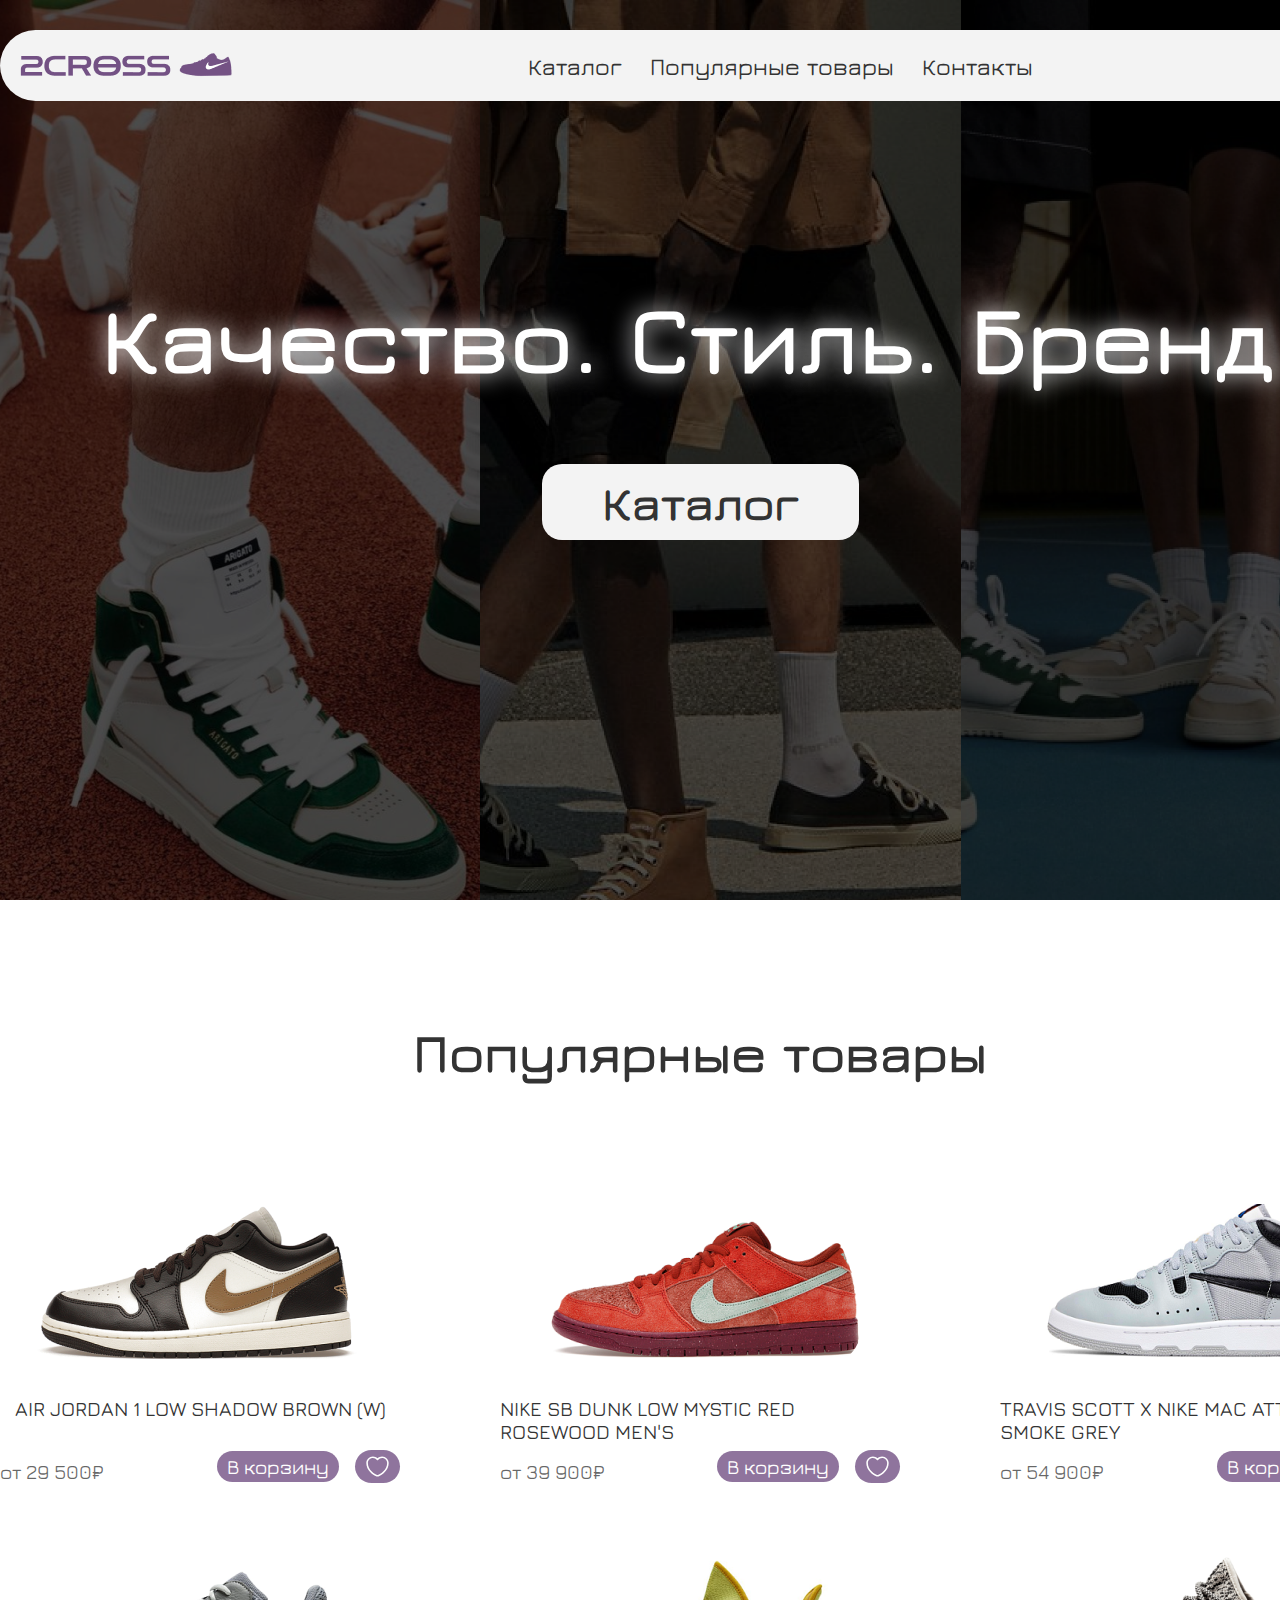
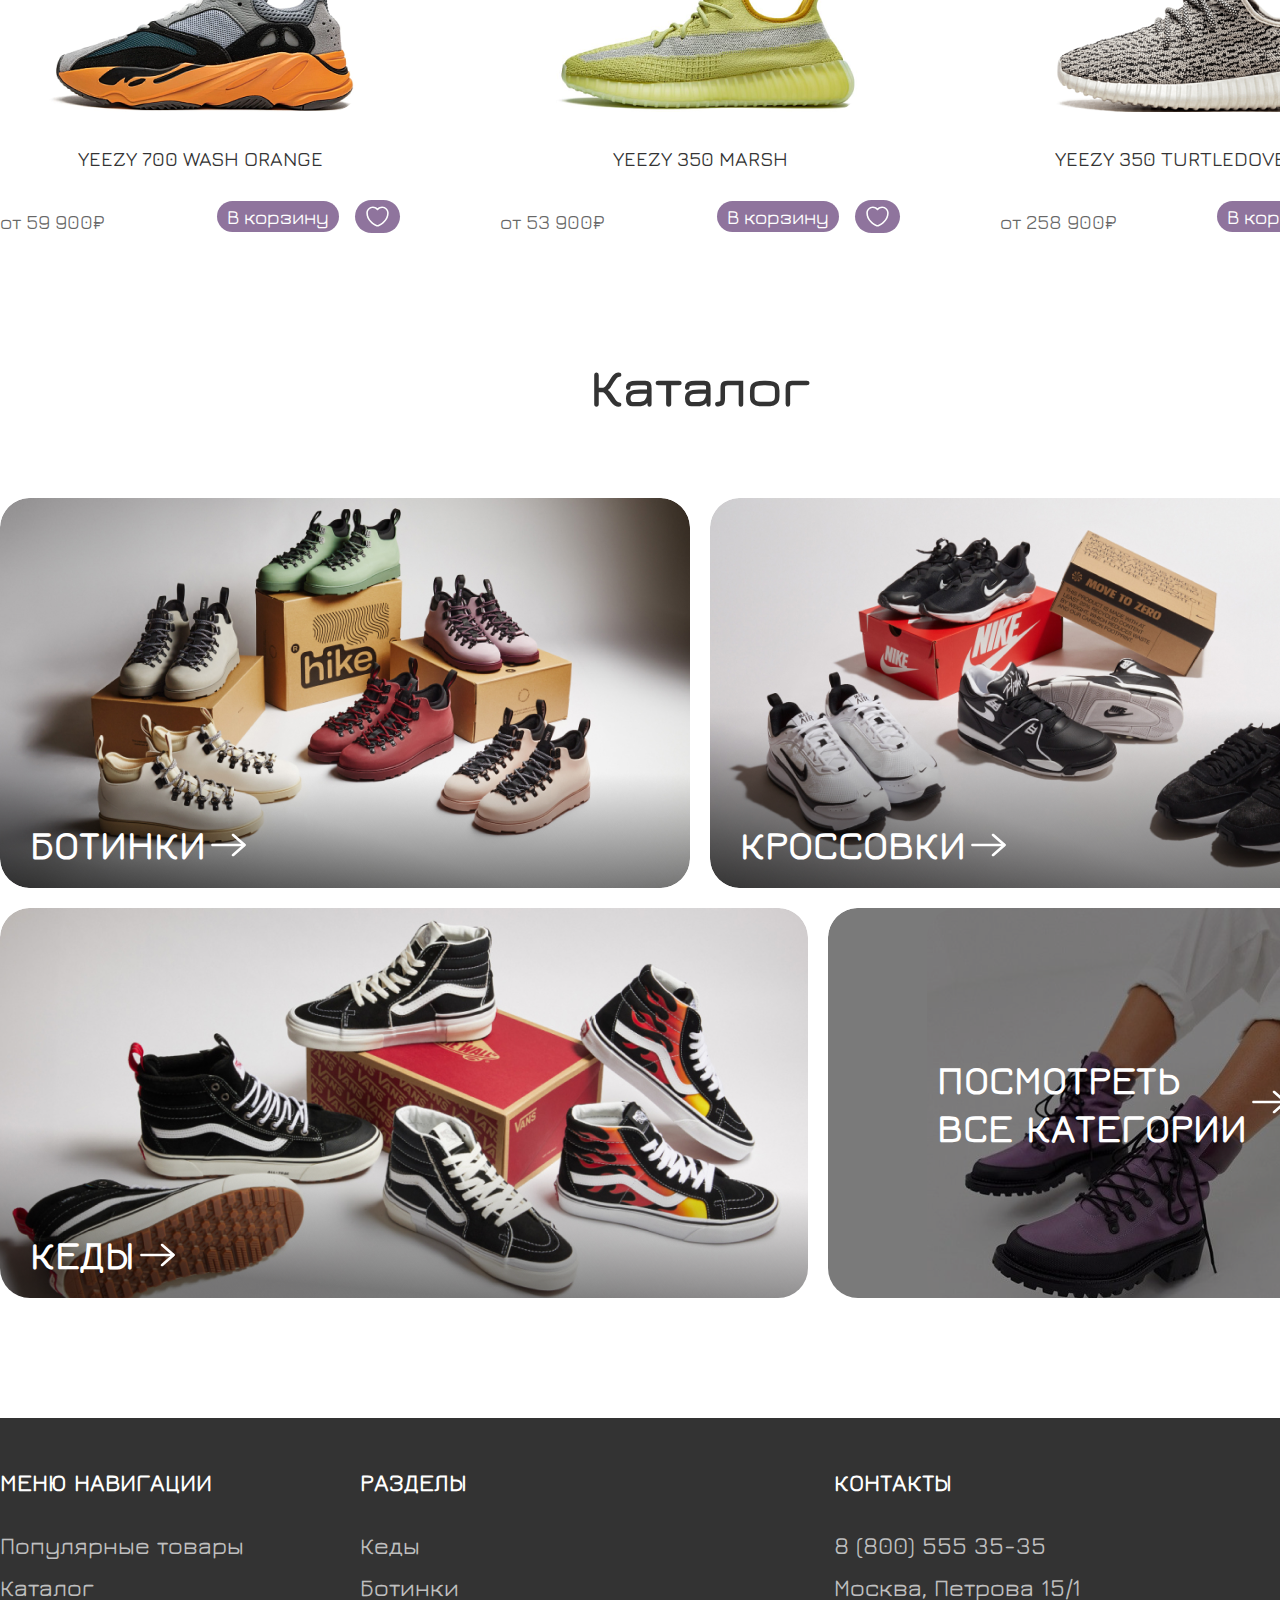
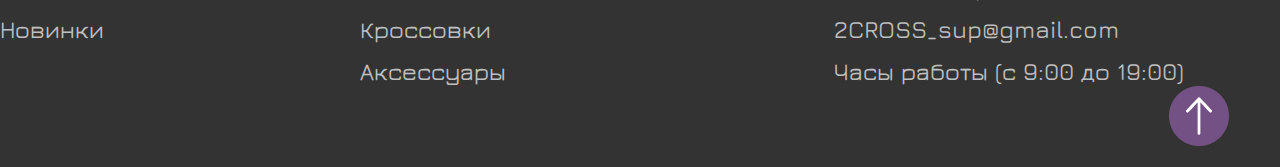
<file: index.html>
<!DOCTYPE html>
<html lang="ru">

<head>
    <meta charset="UTF-8">
    <meta http-equiv="X-UA-Compatible" content="IE=edge">
    <meta name="viewport" content="width=device-width, initial-scale=1.0">
    <title>Главная</title>
    <link rel="stylesheet" href="assets/css/style.css">
    <link rel="shortcut icon" href="assets/logo/favicon.png" type="image/x-icon">
</head>

<body>
    <!-- header-banner -->
    <div class="header-banner">
        <header class="section">
            <div class="header-block">
                <div class="logo">
                    <a href="index.html">
                        <img src="assets/img/glav/header/logo.png" alt="">
                    </a>
                </div>

                <nav>
                    <a href="katalog.html"> Каталог</a>
                    <a href="#pop"> Популярные товары</a>
                    <a href="#cont"> Контакты</a>
                </nav>

                <div class="korz-like">
                    <a href="odin.html">
                        <img src="assets/img/glav/header/shopping-cart.svg" alt="">
                    </a>
                    <a href="#!">
                        <img src="assets/img/glav/header/heart.svg" alt="">
                    </a>
                </div>
            </div>
        </header>

        <div class="banner section">
            <h1>Качество. Стиль. Бренд.</h1>
            <div class="btn-banner">
                <a href="#kat">Каталог</a>
            </div>
        </div>
    </div>
    <!-- header-banner -->

    <!-- popular -->
    <div class="pop section" id="pop">
        <h2>Популярные товары</h2>

        <div class="pop-cards">
            <div class="ked-card">
                <div class="ked-img">
                    <div class="ked-img-abs">
                        <img src="assets/img/glav/pop/ked1.png" alt="">
                        <p class="ked-raz">37, 38, 39, 40, 41, 42, 43</p>
                    </div>
                </div>

                <div class="ked-text">
                    <h3>Air Jordan 1 Low Shadow Brown (W)</h3>
                    <div class="price">
                        <p class="ked-price">от 29 500₽</p>
                        <div class="inkorz-like">
                            <a href="katalogmodal.html" class="ked-korz">В корзину</a>
                            <a href="#!" class="ked-like">
                                <img src="assets/img/glav/pop/heart-white.svg" alt="">
                            </a>
                        </div>
                    </div>
                </div>
            </div>

            <div class="ked-card">
                <div class="ked-img">
                    <div class="ked-img-abs">
                        <img src="assets/img/glav/pop/ked2.png" alt="">
                        <p class="ked-raz">37, 38, 39, 40, 41, 42, 43</p>
                    </div>
                </div>

                <div class="ked-text">
                    <h3>Nike SB Dunk Low Mystic Red Rosewood Men's</h3>
                    <div class="price">
                        <p class="ked-price">от 39 900₽</p>
                        <div class="inkorz-like">
                            <a href="katalogmodal.html" class="ked-korz">В корзину</a>
                            <a href="#!" class="ked-like">
                                <img src="assets/img/glav/pop/heart-white.svg" alt="">
                            </a>
                        </div>
                    </div>
                </div>
            </div>

            <div class="ked-card">
                <div class="ked-img">
                    <div class="ked-img-abs">
                        <img src="assets/img/glav/pop/ked3.png" alt="">
                        <p class="ked-raz">37, 38, 39, 40, 41, 42, 43</p>
                    </div>
                </div>

                <div class="ked-text">
                    <h3>Travis Scott x Nike Mac Attack Light Smoke Grey</h3>
                    <div class="price">
                        <p class="ked-price">от 54 900₽</p>
                        <div class="inkorz-like">
                            <a href="katalogmodal.html" class="ked-korz">В корзину</a>
                            <a href="#!" class="ked-like">
                                <img src="assets/img/glav/pop/heart-white.svg" alt="">
                            </a>
                        </div>
                    </div>
                </div>
            </div>

            <div class="ked-card">
                <div class="ked-img">
                    <div class="ked-img-abs">
                        <img src="assets/img/glav/pop/ked4.png" alt="">
                        <p class="ked-raz">37, 38, 39, 40, 41, 42, 43</p>
                    </div>
                </div>

                <div class="ked-text">
                    <h3>Yeezy 700 Wash Orange</h3>
                    <div class="price">
                        <p class="ked-price">от 59 900₽</p>
                        <div class="inkorz-like">
                            <a href="katalogmodal.html" class="ked-korz">В корзину</a>
                            <a href="#!" class="ked-like">
                                <img src="assets/img/glav/pop/heart-white.svg" alt="">
                            </a>
                        </div>
                    </div>
                </div>
            </div>

            <div class="ked-card">
                <div class="ked-img">
                    <div class="ked-img-abs">
                        <img src="assets/img/glav/pop/ked5.png" alt="">
                        <p class="ked-raz">37, 38, 39, 40, 41, 42, 43</p>
                    </div>
                </div>

                <div class="ked-text">
                    <h3>Yeezy 350 marsh</h3>
                    <div class="price">
                        <p class="ked-price">от 53 900₽</p>
                        <div class="inkorz-like">
                            <a href="katalogmodal.html" class="ked-korz">В корзину</a>
                            <a href="#!" class="ked-like">
                                <img src="assets/img/glav/pop/heart-white.svg" alt="">
                            </a>
                        </div>
                    </div>
                </div>
            </div>

            <div class="ked-card">
                <div class="ked-img">
                    <div class="ked-img-abs">
                        <img src="assets/img/glav/pop/ked6.png" alt="">
                        <p class="ked-raz">37, 38, 39, 40, 41, 42, 43</p>
                    </div>
                </div>

                <div class="ked-text">
                    <h3>Yeezy 350 Turtledove (2015)</h3>
                    <div class="price">
                        <p class="ked-price">от 258 900₽</p>
                        <div class="inkorz-like">
                            <a href="katalogmodal.html" class="ked-korz">В корзину</a>
                            <a href="#!" class="ked-like">
                                <img src="assets/img/glav/pop/heart-white.svg" alt="">
                            </a>
                        </div>
                    </div>
                </div>
            </div>
        </div>
    </div>
    <!-- popular -->

    <!-- katalog -->
    <div class="kat section" id="kat">
        <h2>Каталог</h2>

        <div class="kat-cards">
            <div class="kat-card">
                <div class="kat-img1">
                    <p>Ботинки</p>
                    <div class="arrow">
                        <img src="assets/img/glav/katalog/arrow-right.svg" alt="">
                    </div>
                </div>
            </div>

            <div class="kat-card">
                <div class="kat-img2">
                    <p>Кроссовки</p>
                    <div class="arrow">
                        <img src="assets/img/glav/katalog/arrow-right.svg" alt="">
                    </div>
                </div>
            </div>

            <div class="kat-card">
                <div class="kat-img3">
                    <p>Кеды</p>
                    <div class="arrow">
                        <img src="assets/img/glav/katalog/arrow-right.svg" alt="">
                    </div>
                </div>
            </div>

            <div class="kat-card">
                <a href="katalog.html"><div class="kat-img4">
                    <p>Посмотреть <br> все категории</p>
                    <div class="arrow">
                        <img src="assets/img/glav/katalog/arrow-right.svg" alt="">
                    </div>
                </div>
            </a>
            </div>
        </div>
    </div>
    <!-- katalog -->

    <!-- footer -->
    <footer id="cont">
        <div class="footer-block section">
            <div class="nav-raz">
                <div class="footer-col">
                    <p class="zag">Меню навигации</p>
                    <div class="footer-text">
                        <a href="#pop">Популярные товары</a>
                        <a href="katalog.html">Каталог</a>
                        <a href="#!">Новинки</a>
                    </div>
                </div>

                <div class="footer-col">
                    <p class="zag">Разделы</p>
                    <div class="footer-text">
                        <a href="#!">Кеды</a>
                        <a href="#!">Ботинки</a>
                        <a href="#!">Кроссовки</a>
                        <a href="#!">Аксессуары</a>
                    </div>
                </div>
            </div>

            <div class="cont-soc">
                <div class="footer-col">
                    <p class="zag">Контакты</p>
                    <div class="footer-text">
                        <a href="tel:+88005553535">8 (800) 555 35-35</a>
                        <a href="#!">Москва, Петрова 15/1</a>
                        <a href="mailto:2CROSS_sup@gmail.com">2CROSS_sup@gmail.com</a>
                        <a href="#!">Часы работы (с 9:00 до 19:00)</a>
                    </div>
                </div>

                <div class="soc">
                    <a href="#!">
                        <img src="assets/img/glav/footer/tg.svg" alt="">
                    </a>
                    <a href="#!">
                        <img src="assets/img/glav/footer/vk.svg" alt="">
                    </a>
                </div>
            </div>
        </div>
        <a href="#" class="footer-up">
            <img src="assets/img/glav/footer/up.png" alt="">
        </a>
    </footer>
    <!-- footer -->
</body>

</html>
</file>
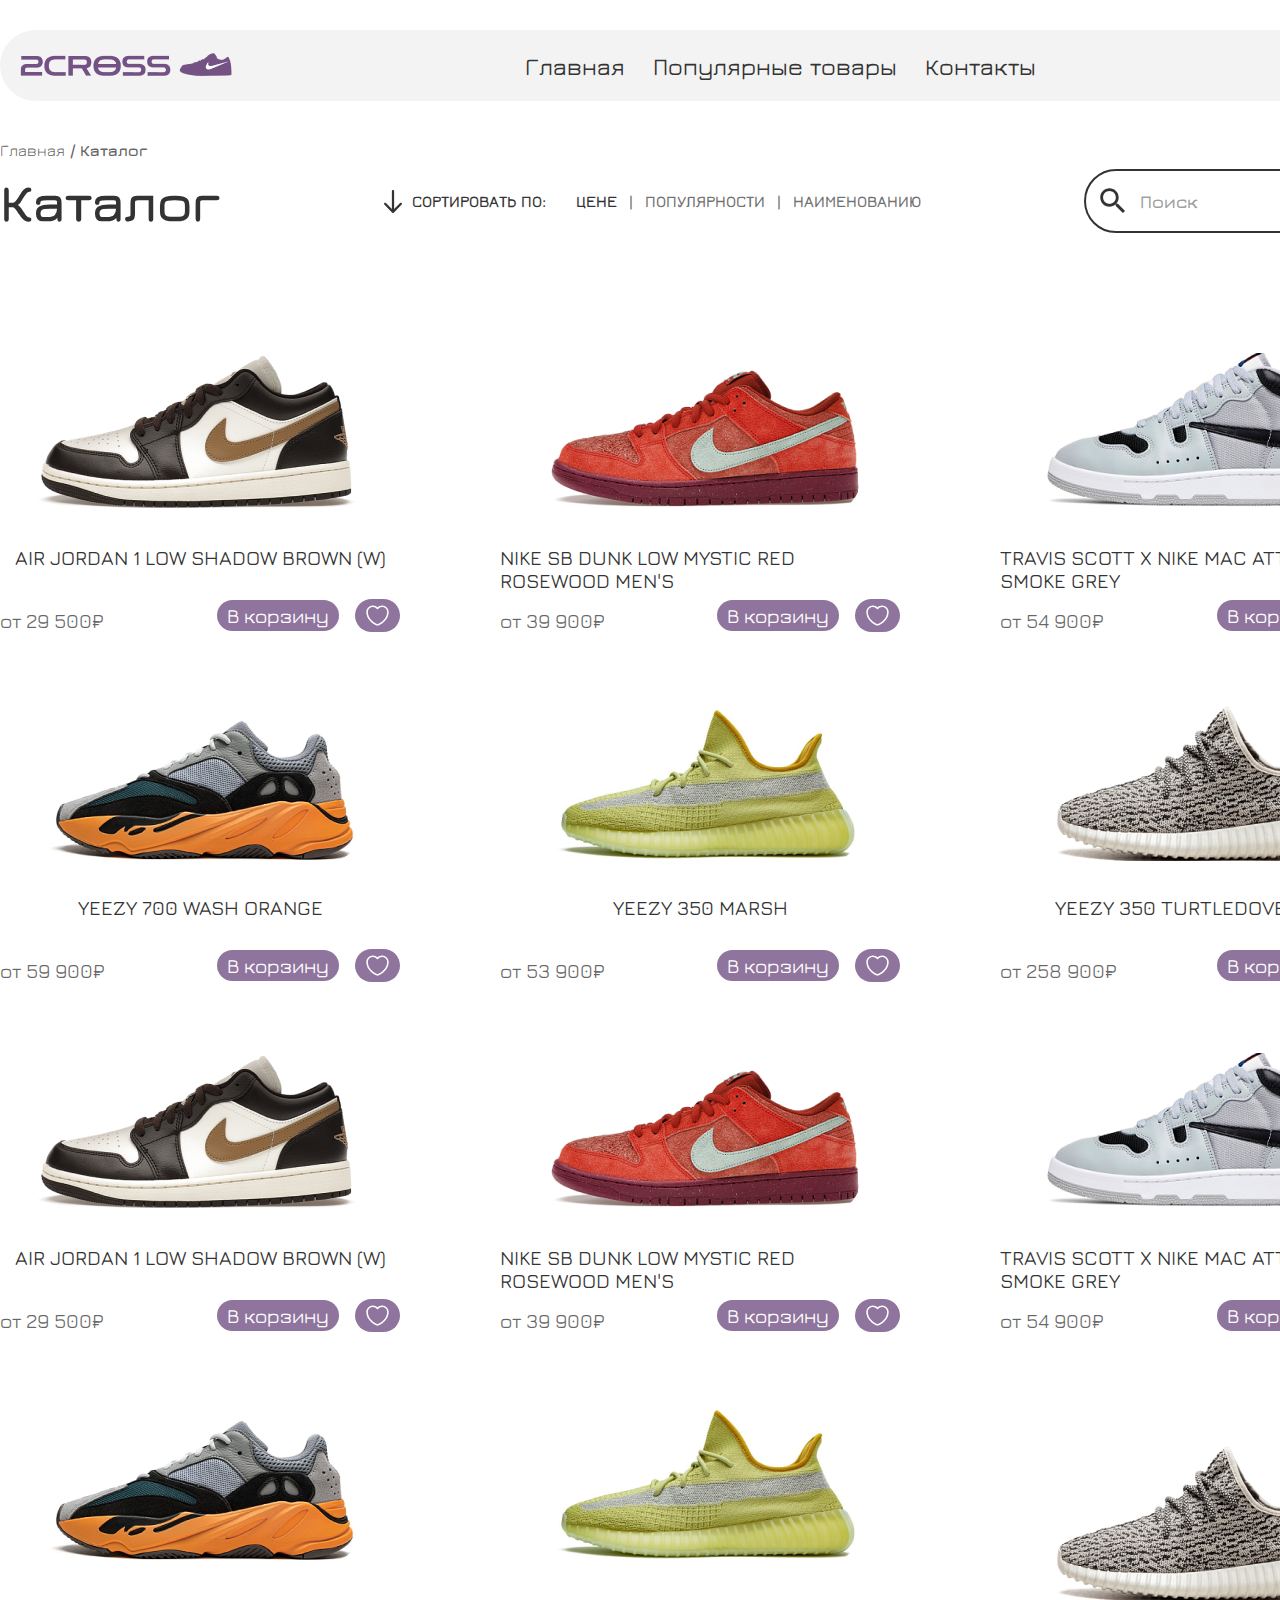
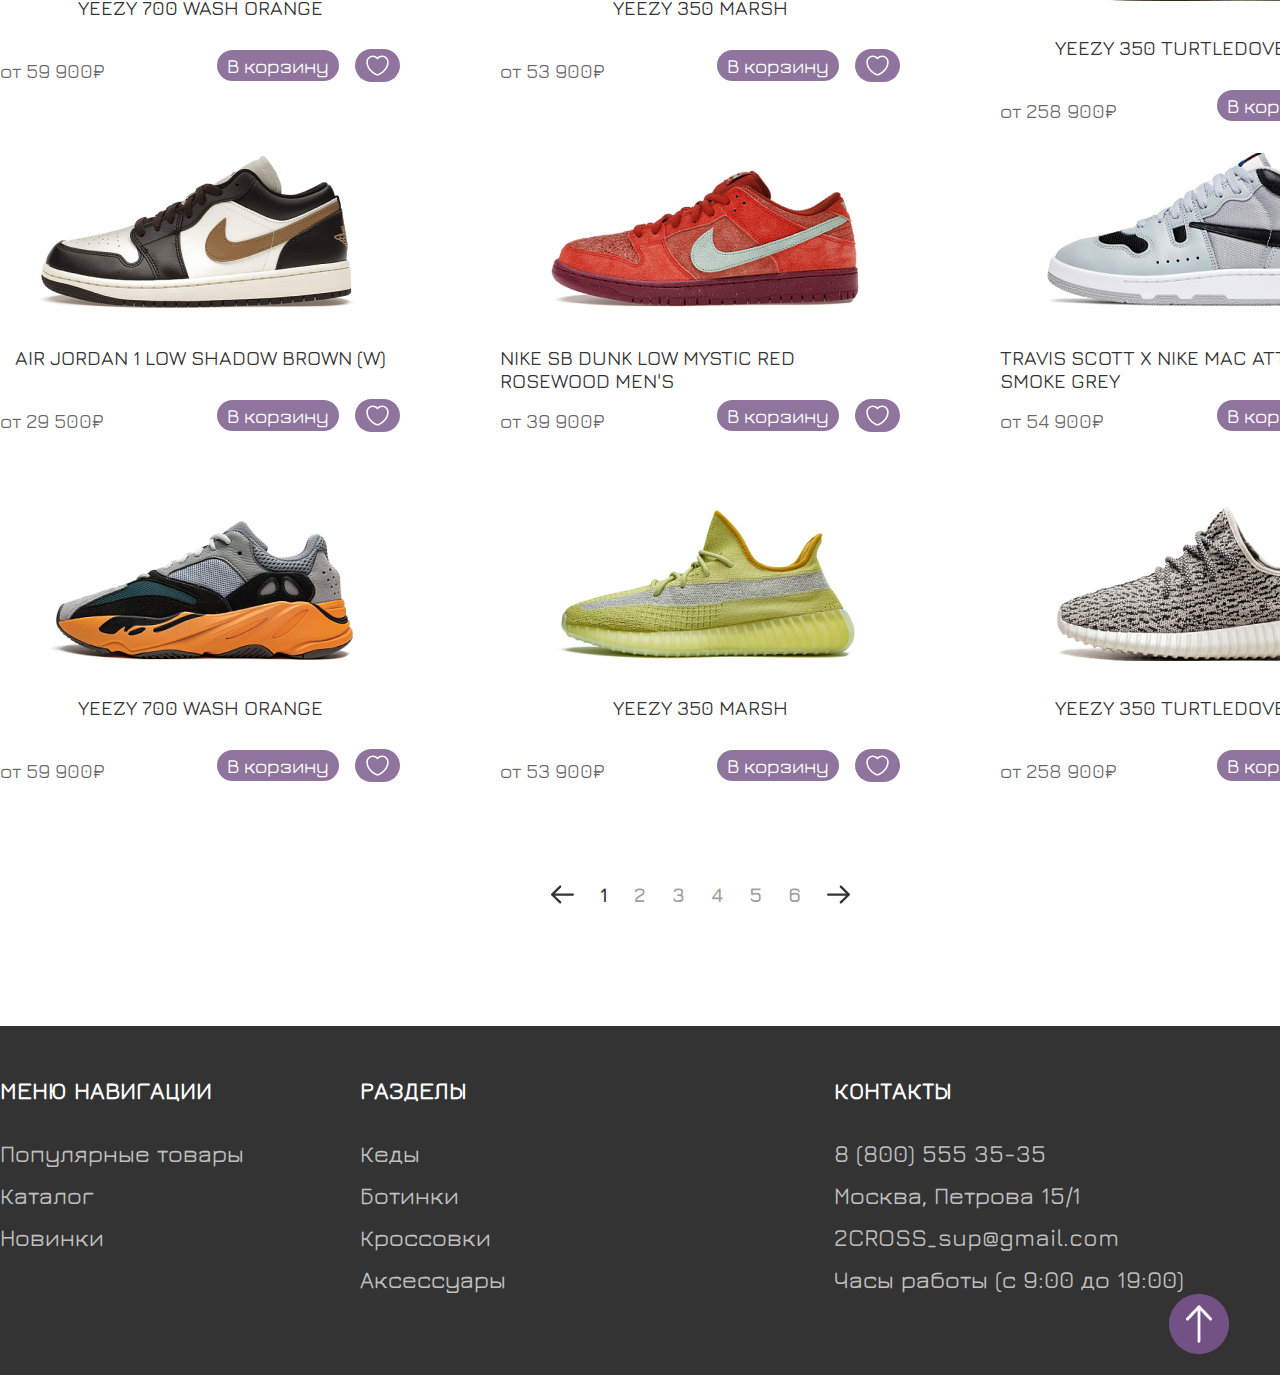
<file: katalog.html>
<!DOCTYPE html>
<html lang="ru">

<head>
    <meta charset="UTF-8">
    <meta http-equiv="X-UA-Compatible" content="IE=edge">
    <meta name="viewport" content="width=device-width, initial-scale=1.0">
    <title>Каталог</title>
    <link rel="stylesheet" href="assets/css/style.css">
    <link rel="shortcut icon" href="assets/logo/favicon.png" type="image/x-icon">
</head>

<body>
    <!-- header -->
    <header class="section">
        <div class="header-block">
            <div class="logo">
                <a href="index.html">
                    <img src="assets/img/glav/header/logo.png" alt="">
                </a>
            </div>

            <nav>
                <a href="index.html"> Главная</a>
                <a href="index.html"> Популярные товары</a>
                <a href="#cont"> Контакты</a>
            </nav>

            <div class="korz-like">
                <a href="odin.html">
                    <img src="assets/img/glav/header/shopping-cart.svg" alt="">
                </a>
                <a href="#!">
                    <img src="assets/img/glav/header/heart.svg" alt="">
                </a>
            </div>
        </div>
    </header>
    <!-- header -->

    <!-- katalog2 -->
    <div class="katalog section">
        <h4>
            <a href="index.html">Главная</a> / Каталог
        </h4>

        <div class="katalog-search">
            <h2>Каталог</h2>

            <div class="sortir">
                <div class="arrow-sort">
                    <img src="assets/img/katalog/kat/Icon.svg" alt="">
                    <p class="p-black">Сортировать по:</p>
                </div>

                <div class="sort">
                    <p class="p-black">Цене</p>
                    <p class="p-gray-stat">|</p>
                    <p class="p-gray">Популярности</p>
                    <p class="p-gray-stat">|</p>
                    <p class="p-gray">Наименованию</p>
                </div>
            </div>

            <div class="search">
                <img src="assets/img/katalog/kat/serch-icon.svg" alt="">
                <p class="p-search">Поиск</p>
            </div>
        </div>

        <div class="katalog-cards">
            <div class="ked-card">
                <a href="odin.html">
                    <div class="ked-img">
                        <div class="ked-img-abs">
                            <img src="assets/img/glav/pop/ked1.png" alt="">
                            <p class="ked-raz">37, 38, 39, 40, 41, 42, 43</p>
                        </div>
                    </div>
                </a>

                <div class="ked-text">
                    <h3>Air Jordan 1 Low Shadow Brown (W)</h3>
                    <div class="price">
                        <p class="ked-price">от 29 500₽</p>
                        <div class="inkorz-like">
                            <a href="katalogmodal.html" class="ked-korz">В корзину</a>
                            <a href="#!" class="ked-like">
                                <img src="assets/img/glav/pop/heart-white.svg" alt="">
                            </a>
                        </div>
                    </div>
                </div>
            </div>

            <div class="ked-card">
                <a href="odin.html">
                    <div class="ked-img">
                        <div class="ked-img-abs">
                            <img src="assets/img/glav/pop/ked2.png" alt="">
                            <p class="ked-raz">37, 38, 39, 40, 41, 42, 43</p>
                        </div>
                    </div>
                </a>


                <div class="ked-text">
                    <h3>Nike SB Dunk Low Mystic Red Rosewood Men's</h3>
                    <div class="price">
                        <p class="ked-price">от 39 900₽</p>
                        <div class="inkorz-like">
                            <a href="katalogmodal.html" class="ked-korz">В корзину</a>
                            <a href="#!" class="ked-like">
                                <img src="assets/img/glav/pop/heart-white.svg" alt="">
                            </a>
                        </div>
                    </div>
                </div>
            </div>

            <div class="ked-card">
                <a href="odin.html">
                    <div class="ked-img">
                        <div class="ked-img-abs">
                            <img src="assets/img/glav/pop/ked3.png" alt="">
                            <p class="ked-raz">37, 38, 39, 40, 41, 42, 43</p>
                        </div>
                    </div>
                </a>

                <div class="ked-text">
                    <h3>Travis Scott x Nike Mac Attack Light Smoke Grey</h3>
                    <div class="price">
                        <p class="ked-price">от 54 900₽</p>
                        <div class="inkorz-like">
                            <a href="katalogmodal.html" class="ked-korz">В корзину</a>
                            <a href="#!" class="ked-like">
                                <img src="assets/img/glav/pop/heart-white.svg" alt="">
                            </a>
                        </div>
                    </div>
                </div>
            </div>

            <div class="ked-card">
                <a href="odin.html">
                    <div class="ked-img">
                        <div class="ked-img-abs">
                            <img src="assets/img/glav/pop/ked4.png" alt="">
                            <p class="ked-raz">37, 38, 39, 40, 41, 42, 43</p>
                        </div>
                    </div>
                </a>


                <div class="ked-text">
                    <h3>Yeezy 700 Wash Orange</h3>
                    <div class="price">
                        <p class="ked-price">от 59 900₽</p>
                        <div class="inkorz-like">
                            <a href="katalogmodal.html" class="ked-korz">В корзину</a>
                            <a href="#!" class="ked-like">
                                <img src="assets/img/glav/pop/heart-white.svg" alt="">
                            </a>
                        </div>
                    </div>
                </div>
            </div>

            <div class="ked-card">
                <a href="odin.html">
                    <div class="ked-img">
                        <div class="ked-img-abs">
                            <img src="assets/img/glav/pop/ked5.png" alt="">
                            <p class="ked-raz">37, 38, 39, 40, 41, 42, 43</p>
                        </div>
                    </div>
                </a>

                <div class="ked-text">
                    <h3>Yeezy 350 marsh</h3>
                    <div class="price">
                        <p class="ked-price">от 53 900₽</p>
                        <div class="inkorz-like">
                            <a href="katalogmodal.html" class="ked-korz">В корзину</a>
                            <a href="#!" class="ked-like">
                                <img src="assets/img/glav/pop/heart-white.svg" alt="">
                            </a>
                        </div>
                    </div>
                </div>
            </div>

            <div class="ked-card">
                <a href="odin.html">
                    <div class="ked-img">
                        <div class="ked-img-abs">
                            <img src="assets/img/glav/pop/ked6.png" alt="">
                            <p class="ked-raz">37, 38, 39, 40, 41, 42, 43</p>
                        </div>
                    </div>
                </a>

                <div class="ked-text">
                    <h3>Yeezy 350 Turtledove (2015)</h3>
                    <div class="price">
                        <p class="ked-price">от 258 900₽</p>
                        <div class="inkorz-like">
                            <a href="katalogmodal.html" class="ked-korz">В корзину</a>
                            <a href="#!" class="ked-like">
                                <img src="assets/img/glav/pop/heart-white.svg" alt="">
                            </a>
                        </div>
                    </div>
                </div>
            </div>

            <div class="ked-card">
                <a href="odin.html">
                    <div class="ked-img">
                        <div class="ked-img-abs">
                            <img src="assets/img/glav/pop/ked1.png" alt="">
                            <p class="ked-raz">37, 38, 39, 40, 41, 42, 43</p>
                        </div>
                    </div>
                </a>
                <div class="ked-text">
                    <h3>Air Jordan 1 Low Shadow Brown (W)</h3>
                    <div class="price">
                        <p class="ked-price">от 29 500₽</p>
                        <div class="inkorz-like">
                            <a href="katalogmodal.html" class="ked-korz">В корзину</a>
                            <a href="#!" class="ked-like">
                                <img src="assets/img/glav/pop/heart-white.svg" alt="">
                            </a>
                        </div>
                    </div>
                </div>
            </div>

            <div class="ked-card">
                <a href="odin.html">
                    <div class="ked-img">
                        <div class="ked-img-abs">
                            <img src="assets/img/glav/pop/ked2.png" alt="">
                            <p class="ked-raz">37, 38, 39, 40, 41, 42, 43</p>
                        </div>
                    </div>
                </a>

                <div class="ked-text">
                    <h3>Nike SB Dunk Low Mystic Red Rosewood Men's</h3>
                    <div class="price">
                        <p class="ked-price">от 39 900₽</p>
                        <div class="inkorz-like">
                            <a href="katalogmodal.html" class="ked-korz">В корзину</a>
                            <a href="#!" class="ked-like">
                                <img src="assets/img/glav/pop/heart-white.svg" alt="">
                            </a>
                        </div>
                    </div>
                </div>
            </div>

            <div class="ked-card">
                <a href="odin.html">
                    <div class="ked-img">
                        <div class="ked-img-abs">
                            <img src="assets/img/glav/pop/ked3.png" alt="">
                            <p class="ked-raz">37, 38, 39, 40, 41, 42, 43</p>
                        </div>
                    </div>
                </a>

                <div class="ked-text">
                    <h3>Travis Scott x Nike Mac Attack Light Smoke Grey</h3>
                    <div class="price">
                        <p class="ked-price">от 54 900₽</p>
                        <div class="inkorz-like">
                            <a href="katalogmodal.html" class="ked-korz">В корзину</a>
                            <a href="#!" class="ked-like">
                                <img src="assets/img/glav/pop/heart-white.svg" alt="">
                            </a>
                        </div>
                    </div>
                </div>
            </div>

            <div class="ked-card">
                <a href="odin.html">
                    <div class="ked-img">
                        <div class="ked-img-abs">
                            <img src="assets/img/glav/pop/ked4.png" alt="">
                            <p class="ked-raz">37, 38, 39, 40, 41, 42, 43</p>
                        </div>
                    </div>
                </a>
                <div class="ked-text">
                    <h3>Yeezy 700 Wash Orange</h3>
                    <div class="price">
                        <p class="ked-price">от 59 900₽</p>
                        <div class="inkorz-like">
                            <a href="katalogmodal.html" class="ked-korz">В корзину</a>
                            <a href="#!" class="ked-like">
                                <img src="assets/img/glav/pop/heart-white.svg" alt="">
                            </a>
                        </div>
                    </div>
                </div>
            </div>

            <div class="ked-card">
                <a href="odin.html">
                    <div class="ked-img">
                        <div class="ked-img-abs">
                            <img src="assets/img/glav/pop/ked5.png" alt="">
                            <p class="ked-raz">37, 38, 39, 40, 41, 42, 43</p>
                        </div>
                    </div>
                </a>

                <div class="ked-text">
                    <h3>Yeezy 350 marsh</h3>
                    <div class="price">
                        <p class="ked-price">от 53 900₽</p>
                        <div class="inkorz-like">
                            <a href="katalogmodal.html" class="ked-korz">В корзину</a>
                            <a href="#!" class="ked-like">
                                <img src="assets/img/glav/pop/heart-white.svg" alt="">
                            </a>
                        </div>
                    </div>
                </div>
            </div>

            <div class="ked-card">
                <a href="odin.html"></a>
                <div class="ked-img">
                    <div class="ked-img-abs">
                        <img src="assets/img/glav/pop/ked6.png" alt="">
                        <p class="ked-raz">37, 38, 39, 40, 41, 42, 43</p>
                    </div>
                </div>
                </a>

                <div class="ked-text">
                    <h3>Yeezy 350 Turtledove (2015)</h3>
                    <div class="price">
                        <p class="ked-price">от 258 900₽</p>
                        <div class="inkorz-like">
                            <a href="katalogmodal.html" class="ked-korz">В корзину</a>
                            <a href="#!" class="ked-like">
                                <img src="assets/img/glav/pop/heart-white.svg" alt="">
                            </a>
                        </div>
                    </div>
                </div>
            </div>

            <div class="ked-card">
                <a href="odin.html">
                    <div class="ked-img">
                        <div class="ked-img-abs">
                            <img src="assets/img/glav/pop/ked1.png" alt="">
                            <p class="ked-raz">37, 38, 39, 40, 41, 42, 43</p>
                        </div>
                    </div>
                </a>

                <div class="ked-text">
                    <h3>Air Jordan 1 Low Shadow Brown (W)</h3>
                    <div class="price">
                        <p class="ked-price">от 29 500₽</p>
                        <div class="inkorz-like">
                            <a href="katalogmodal.html" class="ked-korz">В корзину</a>
                            <a href="#!" class="ked-like">
                                <img src="assets/img/glav/pop/heart-white.svg" alt="">
                            </a>
                        </div>
                    </div>
                </div>
            </div>

            <div class="ked-card">
                <a href="odin.html">
                    <div class="ked-img">
                        <div class="ked-img-abs">
                            <img src="assets/img/glav/pop/ked2.png" alt="">
                            <p class="ked-raz">37, 38, 39, 40, 41, 42, 43</p>
                        </div>
                    </div>
                </a>
                <div class="ked-text">
                    <h3>Nike SB Dunk Low Mystic Red Rosewood Men's</h3>
                    <div class="price">
                        <p class="ked-price">от 39 900₽</p>
                        <div class="inkorz-like">
                            <a href="katalogmodal.html" class="ked-korz">В корзину</a>
                            <a href="#!" class="ked-like">
                                <img src="assets/img/glav/pop/heart-white.svg" alt="">
                            </a>
                        </div>
                    </div>
                </div>
            </div>

            <div class="ked-card">
                <a href="odin.html">
                    <div class="ked-img">
                        <div class="ked-img-abs">
                            <img src="assets/img/glav/pop/ked3.png" alt="">
                            <p class="ked-raz">37, 38, 39, 40, 41, 42, 43</p>
                        </div>
                    </div>
                </a>

                <div class="ked-text">
                    <h3>Travis Scott x Nike Mac Attack Light Smoke Grey</h3>
                    <div class="price">
                        <p class="ked-price">от 54 900₽</p>
                        <div class="inkorz-like">
                            <a href="katalogmodal.html" class="ked-korz">В корзину</a>
                            <a href="#!" class="ked-like">
                                <img src="assets/img/glav/pop/heart-white.svg" alt="">
                            </a>
                        </div>
                    </div>
                </div>
            </div>

            <div class="ked-card">
                <a href="odin.html">
                    <div class="ked-img">
                        <div class="ked-img-abs">
                            <img src="assets/img/glav/pop/ked4.png" alt="">
                            <p class="ked-raz">37, 38, 39, 40, 41, 42, 43</p>
                        </div>
                    </div>
                </a>

                <div class="ked-text">
                    <h3>Yeezy 700 Wash Orange</h3>
                    <div class="price">
                        <p class="ked-price">от 59 900₽</p>
                        <div class="inkorz-like">
                            <a href="katalogmodal.html" class="ked-korz">В корзину</a>
                            <a href="#!" class="ked-like">
                                <img src="assets/img/glav/pop/heart-white.svg" alt="">
                            </a>
                        </div>
                    </div>
                </div>
            </div>

            <div class="ked-card">
                <a href="odin.html">
                    <div class="ked-img">
                        <div class="ked-img-abs">
                            <img src="assets/img/glav/pop/ked5.png" alt="">
                            <p class="ked-raz">37, 38, 39, 40, 41, 42, 43</p>
                        </div>
                    </div>
                </a>
                <div class="ked-text">
                    <h3>Yeezy 350 marsh</h3>
                    <div class="price">
                        <p class="ked-price">от 53 900₽</p>
                        <div class="inkorz-like">
                            <a href="katalogmodal.html" class="ked-korz">В корзину</a>
                            <a href="#!" class="ked-like">
                                <img src="assets/img/glav/pop/heart-white.svg" alt="">
                            </a>
                        </div>
                    </div>
                </div>
            </div>

            <div class="ked-card">
                <a href="odin.html">
                    <div class="ked-img">
                        <div class="ked-img-abs">
                            <img src="assets/img/glav/pop/ked6.png" alt="">
                            <p class="ked-raz">37, 38, 39, 40, 41, 42, 43</p>
                        </div>
                    </div>
                </a>
                <div class="ked-text">
                    <h3>Yeezy 350 Turtledove (2015)</h3>
                    <div class="price">
                        <p class="ked-price">от 258 900₽</p>
                        <div class="inkorz-like">
                            <a href="katalogmodal.html" class="ked-korz">В корзину</a>
                            <a href="#!" class="ked-like">
                                <img src="assets/img/glav/pop/heart-white.svg" alt="">
                            </a>
                        </div>
                    </div>
                </div>
            </div>
        </div>

        <!-- paginacia -->
        <div class="pagin">
            <img src="assets/img/katalog/kat/arrow-left.svg" alt="">
            <p class="pagin-1">1</p>
            <p class="pagin-123">2</p>
            <p class="pagin-123">3</p>
            <p class="pagin-123">4</p>
            <p class="pagin-123">5</p>
            <p class="pagin-123">6</p>
            <img src="assets/img/katalog/kat/arrow-right.svg" alt="">
        </div>
    </div>
    <!-- paginacia -->
    <!-- katalog2 -->

    <!-- footer -->
    <footer id="cont">
        <div class="footer-block section">
            <div class="nav-raz">
                <div class="footer-col">
                    <p class="zag">Меню навигации</p>
                    <div class="footer-text">
                        <a href="#pop">Популярные товары</a>
                        <a href="#kat">Каталог</a>
                        <a href="#!">Новинки</a>
                    </div>
                </div>

                <div class="footer-col">
                    <p class="zag">Разделы</p>
                    <div class="footer-text">
                        <a href="#!">Кеды</a>
                        <a href="#!">Ботинки</a>
                        <a href="#!">Кроссовки</a>
                        <a href="#!">Аксессуары</a>
                    </div>
                </div>
            </div>

            <div class="cont-soc">
                <div class="footer-col">
                    <p class="zag">Контакты</p>
                    <div class="footer-text">
                        <a href="tel:+88005553535">8 (800) 555 35-35</a>
                        <a href="#!">Москва, Петрова 15/1</a>
                        <a href="mailto:2CROSS_sup@gmail.com">2CROSS_sup@gmail.com</a>
                        <a href="#!">Часы работы (с 9:00 до 19:00)</a>
                    </div>
                </div>

                <div class="soc">
                    <a href="#!">
                        <img src="assets/img/glav/footer/tg.svg" alt="">
                    </a>
                    <a href="#!">
                        <img src="assets/img/glav/footer/vk.svg" alt="">
                    </a>
                </div>
            </div>
        </div>
        <a href="#" class="footer-up">
            <img src="assets/img/glav/footer/up.png" alt="">
        </a>
    </footer>
    <!-- footer -->
</body>

</html>
</file>
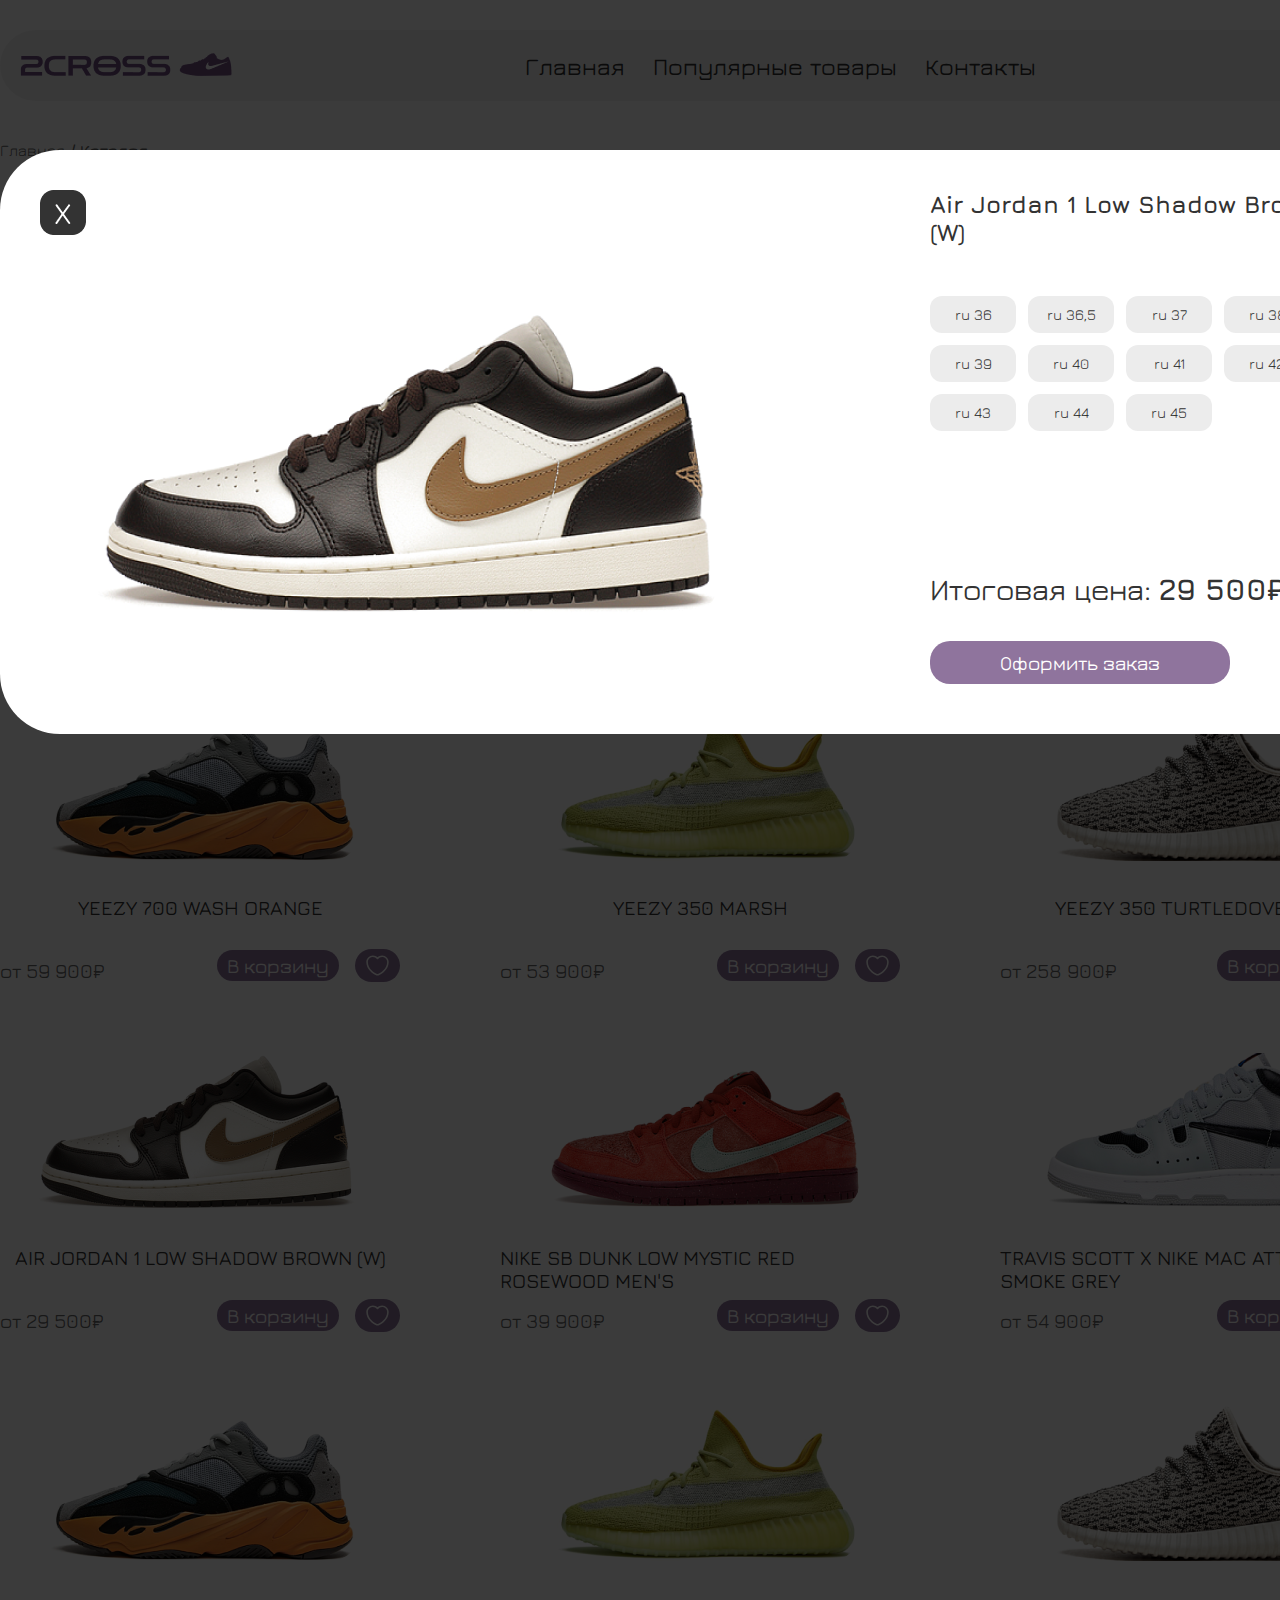
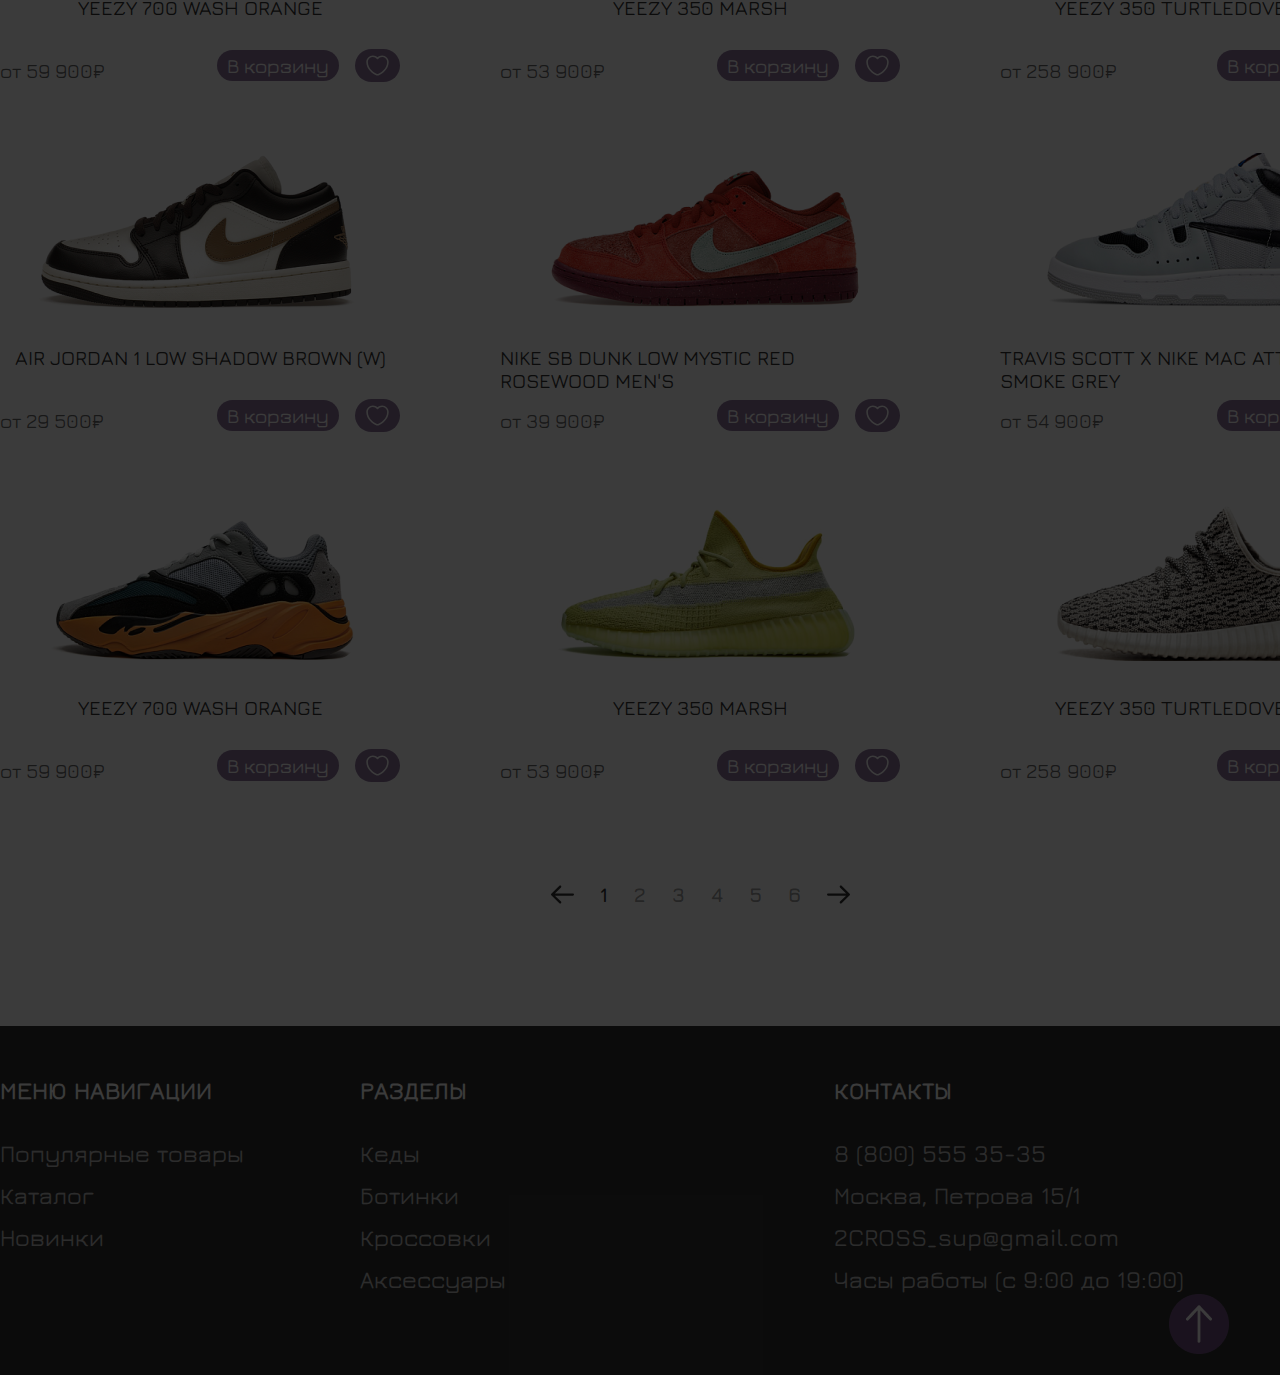
<file: katalogmodal.html>
<!DOCTYPE html>
<html lang="ru">

<head>
    <meta charset="UTF-8">
    <meta http-equiv="X-UA-Compatible" content="IE=edge">
    <meta name="viewport" content="width=device-width, initial-scale=1.0">
    <title>Каталог</title>
    <link rel="stylesheet" href="assets/css/style.css">
    <link rel="shortcut icon" href="assets/logo/favicon.png" type="image/x-icon">
</head>

<body>


    <div class="modal-dark">
        <!-- header -->
        <header class="section">
            <div class="header-block">
                <div class="logo">
                    <a href="index.html">
                        <img src="assets/img/glav/header/logo.png" alt="">
                    </a>
                </div>

                <nav>
                    <a href="index.html"> Главная</a>
                    <a href="index.html"> Популярные товары</a>
                    <a href="#cont"> Контакты</a>
                </nav>

                <div class="korz-like">
                    <a href="odin.html">
                        <img src="assets/img/glav/header/shopping-cart.svg" alt="">
                    </a>
                    <a href="#!">
                        <img src="assets/img/glav/header/heart.svg" alt="">
                    </a>
                </div>
            </div>
        </header>
        <!-- header -->

        <!-- katalog2 -->
        <div class="katalog section">
            <h4>
                <a href="index.html">Главная</a> / Каталог
            </h4>

            <div class="katalog-search">
                <h2>Каталог</h2>

                <div class="sortir">
                    <div class="arrow-sort">
                        <img src="assets/img/katalog/kat/Icon.svg" alt="">
                        <p class="p-black">Сортировать по:</p>
                    </div>

                    <div class="sort">
                        <p class="p-black">Цене</p>
                        <p class="p-gray-stat">|</p>
                        <p class="p-gray">Популярности</p>
                        <p class="p-gray-stat">|</p>
                        <p class="p-gray">Наименованию</p>
                    </div>
                </div>

                <div class="search">
                    <img src="assets/img/katalog/kat/serch-icon.svg" alt="">
                    <p class="p-search">Поиск</p>
                </div>
            </div>

            <div class="katalog-cards">
                <div class="ked-card">
                    <div class="ked-img">
                        <div class="ked-img-abs">
                            <img src="assets/img/glav/pop/ked1.png" alt="">
                            <p class="ked-raz">37, 38, 39, 40, 41, 42, 43</p>
                        </div>
                    </div>

                    <div class="ked-text">
                        <h3>Air Jordan 1 Low Shadow Brown (W)</h3>
                        <div class="price">
                            <p class="ked-price">от 29 500₽</p>
                            <div class="inkorz-like">
                                <a href="#korz" class="ked-korz">В корзину</a>
                                <a href="#!" class="ked-like">
                                    <img src="assets/img/glav/pop/heart-white.svg" alt="">
                                </a>
                            </div>
                        </div>
                    </div>
                </div>

                <div class="ked-card">
                    <div class="ked-img">
                        <div class="ked-img-abs">
                            <img src="assets/img/glav/pop/ked2.png" alt="">
                            <p class="ked-raz">37, 38, 39, 40, 41, 42, 43</p>
                        </div>
                    </div>

                    <div class="ked-text">
                        <h3>Nike SB Dunk Low Mystic Red Rosewood Men's</h3>
                        <div class="price">
                            <p class="ked-price">от 39 900₽</p>
                            <div class="inkorz-like">
                                <a href="#korz" class="ked-korz">В корзину</a>
                                <a href="#!" class="ked-like">
                                    <img src="assets/img/glav/pop/heart-white.svg" alt="">
                                </a>
                            </div>
                        </div>
                    </div>
                </div>

                <div class="ked-card">
                    <div class="ked-img">
                        <div class="ked-img-abs">
                            <img src="assets/img/glav/pop/ked3.png" alt="">
                            <p class="ked-raz">37, 38, 39, 40, 41, 42, 43</p>
                        </div>
                    </div>

                    <div class="ked-text">
                        <h3>Travis Scott x Nike Mac Attack Light Smoke Grey</h3>
                        <div class="price">
                            <p class="ked-price">от 54 900₽</p>
                            <div class="inkorz-like">
                                <a href="#korz" class="ked-korz">В корзину</a>
                                <a href="#!" class="ked-like">
                                    <img src="assets/img/glav/pop/heart-white.svg" alt="">
                                </a>
                            </div>
                        </div>
                    </div>
                </div>

                <div class="ked-card">
                    <div class="ked-img">
                        <div class="ked-img-abs">
                            <img src="assets/img/glav/pop/ked4.png" alt="">
                            <p class="ked-raz">37, 38, 39, 40, 41, 42, 43</p>
                        </div>
                    </div>

                    <div class="ked-text">
                        <h3>Yeezy 700 Wash Orange</h3>
                        <div class="price">
                            <p class="ked-price">от 59 900₽</p>
                            <div class="inkorz-like">
                                <a href="#korz" class="ked-korz">В корзину</a>
                                <a href="#!" class="ked-like">
                                    <img src="assets/img/glav/pop/heart-white.svg" alt="">
                                </a>
                            </div>
                        </div>
                    </div>
                </div>

                <div class="ked-card">
                    <div class="ked-img">
                        <div class="ked-img-abs">
                            <img src="assets/img/glav/pop/ked5.png" alt="">
                            <p class="ked-raz">37, 38, 39, 40, 41, 42, 43</p>
                        </div>
                    </div>

                    <div class="ked-text">
                        <h3>Yeezy 350 marsh</h3>
                        <div class="price">
                            <p class="ked-price">от 53 900₽</p>
                            <div class="inkorz-like">
                                <a href="#korz" class="ked-korz">В корзину</a>
                                <a href="#!" class="ked-like">
                                    <img src="assets/img/glav/pop/heart-white.svg" alt="">
                                </a>
                            </div>
                        </div>
                    </div>
                </div>

                <div class="ked-card">
                    <div class="ked-img">
                        <div class="ked-img-abs">
                            <img src="assets/img/glav/pop/ked6.png" alt="">
                            <p class="ked-raz">37, 38, 39, 40, 41, 42, 43</p>
                        </div>
                    </div>

                    <div class="ked-text">
                        <h3>Yeezy 350 Turtledove (2015)</h3>
                        <div class="price">
                            <p class="ked-price">от 258 900₽</p>
                            <div class="inkorz-like">
                                <a href="#korz" class="ked-korz">В корзину</a>
                                <a href="#!" class="ked-like">
                                    <img src="assets/img/glav/pop/heart-white.svg" alt="">
                                </a>
                            </div>
                        </div>
                    </div>
                </div>

                <div class="ked-card">
                    <div class="ked-img">
                        <div class="ked-img-abs">
                            <img src="assets/img/glav/pop/ked1.png" alt="">
                            <p class="ked-raz">37, 38, 39, 40, 41, 42, 43</p>
                        </div>
                    </div>

                    <div class="ked-text">
                        <h3>Air Jordan 1 Low Shadow Brown (W)</h3>
                        <div class="price">
                            <p class="ked-price">от 29 500₽</p>
                            <div class="inkorz-like">
                                <a href="#korz" class="ked-korz">В корзину</a>
                                <a href="#!" class="ked-like">
                                    <img src="assets/img/glav/pop/heart-white.svg" alt="">
                                </a>
                            </div>
                        </div>
                    </div>
                </div>

                <div class="ked-card">
                    <div class="ked-img">
                        <div class="ked-img-abs">
                            <img src="assets/img/glav/pop/ked2.png" alt="">
                            <p class="ked-raz">37, 38, 39, 40, 41, 42, 43</p>
                        </div>
                    </div>

                    <div class="ked-text">
                        <h3>Nike SB Dunk Low Mystic Red Rosewood Men's</h3>
                        <div class="price">
                            <p class="ked-price">от 39 900₽</p>
                            <div class="inkorz-like">
                                <a href="#korz" class="ked-korz">В корзину</a>
                                <a href="#!" class="ked-like">
                                    <img src="assets/img/glav/pop/heart-white.svg" alt="">
                                </a>
                            </div>
                        </div>
                    </div>
                </div>

                <div class="ked-card">
                    <div class="ked-img">
                        <div class="ked-img-abs">
                            <img src="assets/img/glav/pop/ked3.png" alt="">
                            <p class="ked-raz">37, 38, 39, 40, 41, 42, 43</p>
                        </div>
                    </div>

                    <div class="ked-text">
                        <h3>Travis Scott x Nike Mac Attack Light Smoke Grey</h3>
                        <div class="price">
                            <p class="ked-price">от 54 900₽</p>
                            <div class="inkorz-like">
                                <a href="#korz" class="ked-korz">В корзину</a>
                                <a href="#!" class="ked-like">
                                    <img src="assets/img/glav/pop/heart-white.svg" alt="">
                                </a>
                            </div>
                        </div>
                    </div>
                </div>

                <div class="ked-card">
                    <div class="ked-img">
                        <div class="ked-img-abs">
                            <img src="assets/img/glav/pop/ked4.png" alt="">
                            <p class="ked-raz">37, 38, 39, 40, 41, 42, 43</p>
                        </div>
                    </div>

                    <div class="ked-text">
                        <h3>Yeezy 700 Wash Orange</h3>
                        <div class="price">
                            <p class="ked-price">от 59 900₽</p>
                            <div class="inkorz-like">
                                <a href="#korz" class="ked-korz">В корзину</a>
                                <a href="#!" class="ked-like">
                                    <img src="assets/img/glav/pop/heart-white.svg" alt="">
                                </a>
                            </div>
                        </div>
                    </div>
                </div>

                <div class="ked-card">
                    <div class="ked-img">
                        <div class="ked-img-abs">
                            <img src="assets/img/glav/pop/ked5.png" alt="">
                            <p class="ked-raz">37, 38, 39, 40, 41, 42, 43</p>
                        </div>
                    </div>

                    <div class="ked-text">
                        <h3>Yeezy 350 marsh</h3>
                        <div class="price">
                            <p class="ked-price">от 53 900₽</p>
                            <div class="inkorz-like">
                                <a href="#korz" class="ked-korz">В корзину</a>
                                <a href="#!" class="ked-like">
                                    <img src="assets/img/glav/pop/heart-white.svg" alt="">
                                </a>
                            </div>
                        </div>
                    </div>
                </div>

                <div class="ked-card">
                    <div class="ked-img">
                        <div class="ked-img-abs">
                            <img src="assets/img/glav/pop/ked6.png" alt="">
                            <p class="ked-raz">37, 38, 39, 40, 41, 42, 43</p>
                        </div>
                    </div>

                    <div class="ked-text">
                        <h3>Yeezy 350 Turtledove (2015)</h3>
                        <div class="price">
                            <p class="ked-price">от 258 900₽</p>
                            <div class="inkorz-like">
                                <a href="#korz" class="ked-korz">В корзину</a>
                                <a href="#!" class="ked-like">
                                    <img src="assets/img/glav/pop/heart-white.svg" alt="">
                                </a>
                            </div>
                        </div>
                    </div>
                </div>

                <div class="ked-card">
                    <div class="ked-img">
                        <div class="ked-img-abs">
                            <img src="assets/img/glav/pop/ked1.png" alt="">
                            <p class="ked-raz">37, 38, 39, 40, 41, 42, 43</p>
                        </div>
                    </div>

                    <div class="ked-text">
                        <h3>Air Jordan 1 Low Shadow Brown (W)</h3>
                        <div class="price">
                            <p class="ked-price">от 29 500₽</p>
                            <div class="inkorz-like">
                                <a href="#korz" class="ked-korz">В корзину</a>
                                <a href="#!" class="ked-like">
                                    <img src="assets/img/glav/pop/heart-white.svg" alt="">
                                </a>
                            </div>
                        </div>
                    </div>
                </div>

                <div class="ked-card">
                    <div class="ked-img">
                        <div class="ked-img-abs">
                            <img src="assets/img/glav/pop/ked2.png" alt="">
                            <p class="ked-raz">37, 38, 39, 40, 41, 42, 43</p>
                        </div>
                    </div>

                    <div class="ked-text">
                        <h3>Nike SB Dunk Low Mystic Red Rosewood Men's</h3>
                        <div class="price">
                            <p class="ked-price">от 39 900₽</p>
                            <div class="inkorz-like">
                                <a href="#korz" class="ked-korz">В корзину</a>
                                <a href="#!" class="ked-like">
                                    <img src="assets/img/glav/pop/heart-white.svg" alt="">
                                </a>
                            </div>
                        </div>
                    </div>
                </div>

                <div class="ked-card">
                    <div class="ked-img">
                        <div class="ked-img-abs">
                            <img src="assets/img/glav/pop/ked3.png" alt="">
                            <p class="ked-raz">37, 38, 39, 40, 41, 42, 43</p>
                        </div>
                    </div>

                    <div class="ked-text">
                        <h3>Travis Scott x Nike Mac Attack Light Smoke Grey</h3>
                        <div class="price">
                            <p class="ked-price">от 54 900₽</p>
                            <div class="inkorz-like">
                                <a href="#korz" class="ked-korz">В корзину</a>
                                <a href="#!" class="ked-like">
                                    <img src="assets/img/glav/pop/heart-white.svg" alt="">
                                </a>
                            </div>
                        </div>
                    </div>
                </div>

                <div class="ked-card">
                    <div class="ked-img">
                        <div class="ked-img-abs">
                            <img src="assets/img/glav/pop/ked4.png" alt="">
                            <p class="ked-raz">37, 38, 39, 40, 41, 42, 43</p>
                        </div>
                    </div>

                    <div class="ked-text">
                        <h3>Yeezy 700 Wash Orange</h3>
                        <div class="price">
                            <p class="ked-price">от 59 900₽</p>
                            <div class="inkorz-like">
                                <a href="#korz" class="ked-korz">В корзину</a>
                                <a href="#!" class="ked-like">
                                    <img src="assets/img/glav/pop/heart-white.svg" alt="">
                                </a>
                            </div>
                        </div>
                    </div>
                </div>

                <div class="ked-card">
                    <div class="ked-img">
                        <div class="ked-img-abs">
                            <img src="assets/img/glav/pop/ked5.png" alt="">
                            <p class="ked-raz">37, 38, 39, 40, 41, 42, 43</p>
                        </div>
                    </div>

                    <div class="ked-text">
                        <h3>Yeezy 350 marsh</h3>
                        <div class="price">
                            <p class="ked-price">от 53 900₽</p>
                            <div class="inkorz-like">
                                <a href="#korz" class="ked-korz">В корзину</a>
                                <a href="#!" class="ked-like">
                                    <img src="assets/img/glav/pop/heart-white.svg" alt="">
                                </a>
                            </div>
                        </div>
                    </div>
                </div>

                <div class="ked-card">
                    <div class="ked-img">
                        <div class="ked-img-abs">
                            <img src="assets/img/glav/pop/ked6.png" alt="">
                            <p class="ked-raz">37, 38, 39, 40, 41, 42, 43</p>
                        </div>
                    </div>

                    <div class="ked-text">
                        <h3>Yeezy 350 Turtledove (2015)</h3>
                        <div class="price">
                            <p class="ked-price">от 258 900₽</p>
                            <div class="inkorz-like">
                                <a href="#korz" class="ked-korz">В корзину</a>
                                <a href="#!" class="ked-like">
                                    <img src="assets/img/glav/pop/heart-white.svg" alt="">
                                </a>
                            </div>
                        </div>
                    </div>
                </div>
            </div>

            <!-- paginacia -->
            <div class="pagin">
                <img src="assets/img/katalog/kat/arrow-left.svg" alt="">
                <p class="pagin-1">1</p>
                <p class="pagin-123">2</p>
                <p class="pagin-123">3</p>
                <p class="pagin-123">4</p>
                <p class="pagin-123">5</p>
                <p class="pagin-123">6</p>
                <img src="assets/img/katalog/kat/arrow-right.svg" alt="">
            </div>
            <!-- paginacia -->
        </div>
        <!-- katalog2 -->

        <!-- footer -->
        <footer id="cont">
            <div class="footer-block section">
                <div class="nav-raz">
                    <div class="footer-col">
                        <p class="zag">Меню навигации</p>
                        <div class="footer-text">
                            <a href="#pop">Популярные товары</a>
                            <a href="#kat">Каталог</a>
                            <a href="#!">Новинки</a>
                        </div>
                    </div>

                    <div class="footer-col">
                        <p class="zag">Разделы</p>
                        <div class="footer-text">
                            <a href="#!">Кеды</a>
                            <a href="#!">Ботинки</a>
                            <a href="#!">Кроссовки</a>
                            <a href="#!">Аксессуары</a>
                        </div>
                    </div>
                </div>

                <div class="cont-soc">
                    <div class="footer-col">
                        <p class="zag">Контакты</p>
                        <div class="footer-text">
                            <a href="tel:+88005553535">8 (800) 555 35-35</a>
                            <a href="#!">Москва, Петрова 15/1</a>
                            <a href="mailto:2CROSS_sup@gmail.com">2CROSS_sup@gmail.com</a>
                            <a href="#!">Часы работы (с 9:00 до 19:00)</a>
                        </div>
                    </div>

                    <div class="soc">
                        <a href="#!">
                            <img src="assets/img/glav/footer/tg.svg" alt="">
                        </a>
                        <a href="#!">
                            <img src="assets/img/glav/footer/vk.svg" alt="">
                        </a>
                    </div>
                </div>
            </div>
            <a href="#" class="footer-up">
                <img src="assets/img/glav/footer/up.png" alt="">
            </a>
        </footer>
        <!-- footer -->

    </div>
    <div class="test-class"></div>
    <div class="modal section">
        <div class="close-img">
            <a href="katalog.html">
                <img src="assets/img/modal/close.png" alt="">
            </a>
            <img src="assets/img/modal/ked-big.png" alt="" class="imgimg">
        </div>

        <div class="modal-text">
            <p class="name-ked">
                Air Jordan 1 Low Shadow Brown (W)
            </p>
            <div class="modal-razmer">
                <div class="razmer-card">ru 36</div>
                <div class="razmer-card">ru 36,5</div>
                <div class="razmer-card">ru 37</div>
                <div class="razmer-card">ru 38</div>
                <div class="razmer-card">ru 39</div>
                <div class="razmer-card">ru 40</div>
                <div class="razmer-card">ru 41</div>
                <div class="razmer-card">ru 42</div>
                <div class="razmer-card">ru 43</div>
                <div class="razmer-card">ru 44</div>
                <div class="razmer-card">ru 45</div>
            </div>

            <div class="itog-price">
                <p class="modal-price">
                    Итоговая цена: <span class="span-modal">29 500₽</span>
                </p>
            </div>

            <div class="btn-modal">
                <a href="odin.html">Оформить заказ</a>
            </div>
        </div>
    </div>
</body>

</html>
</file>
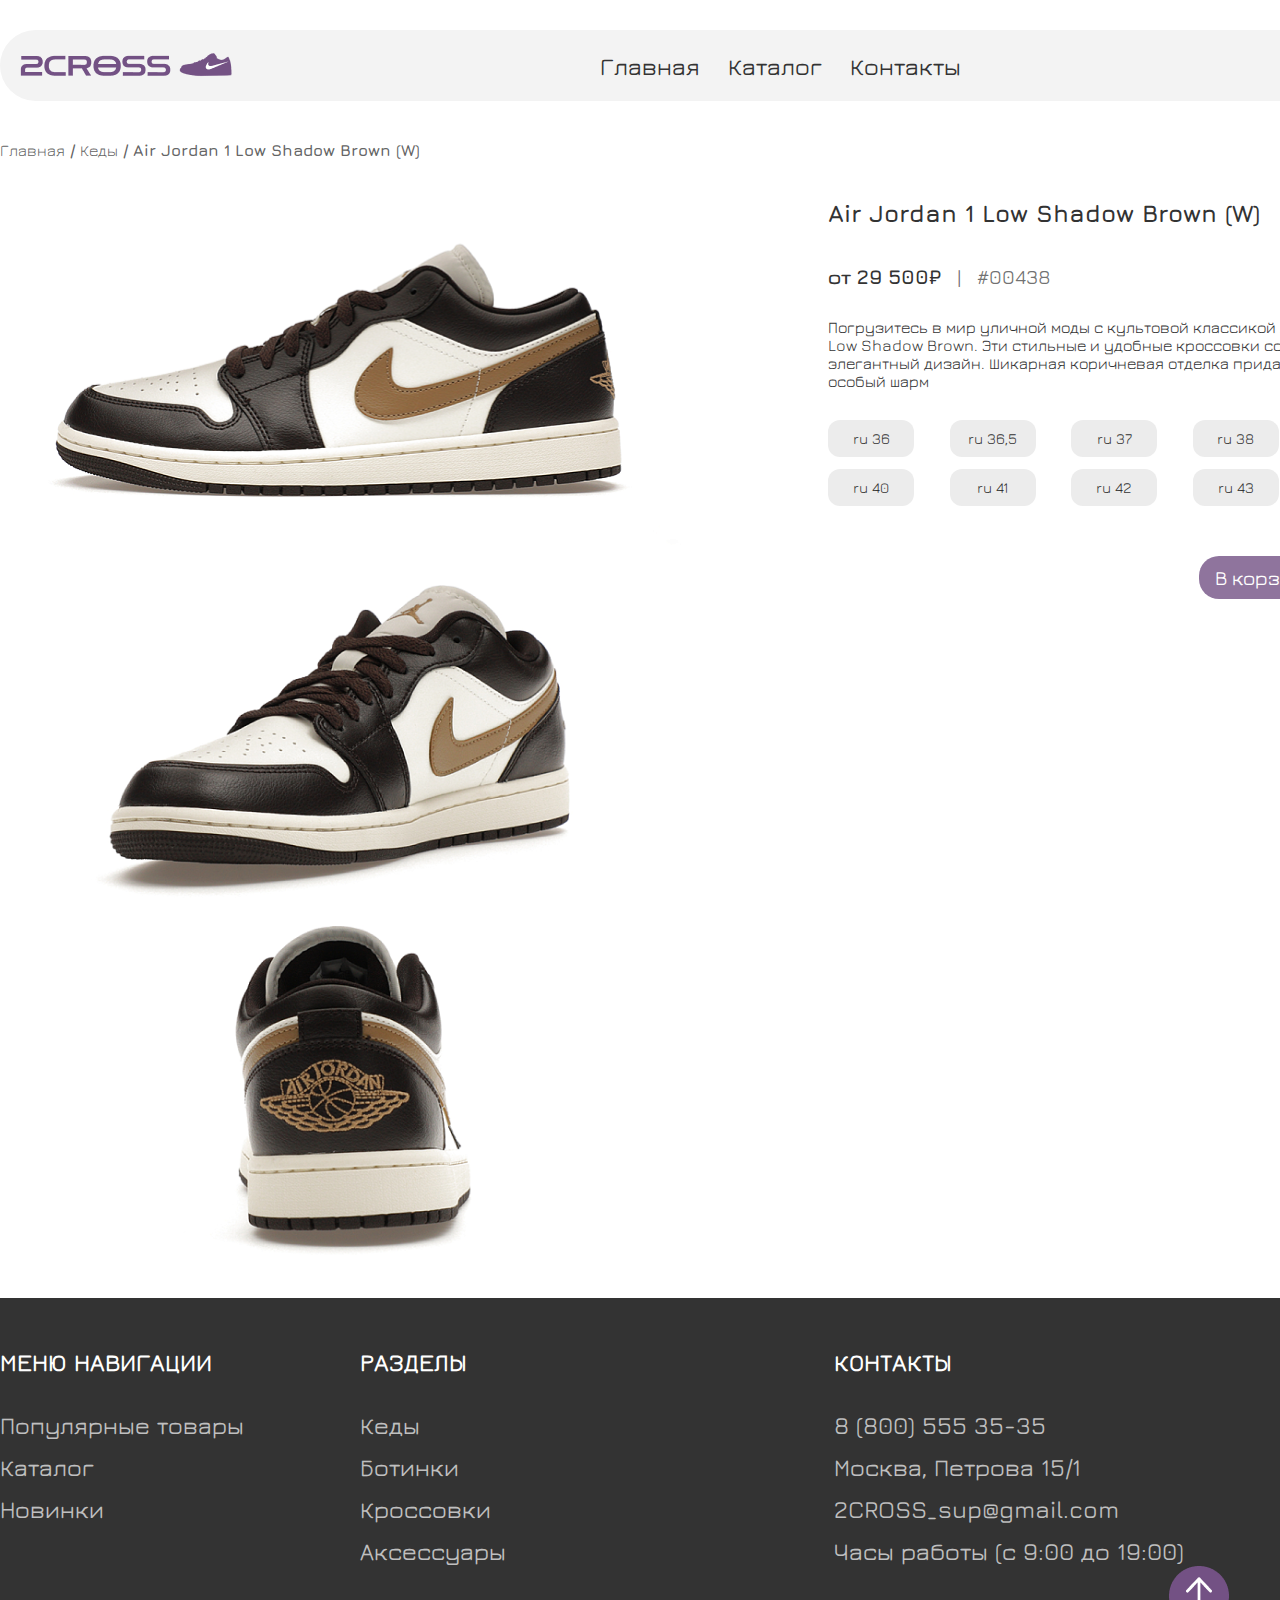
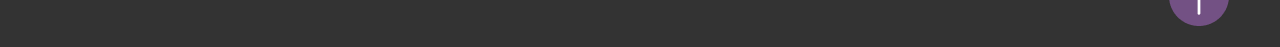
<file: odin.html>
<!DOCTYPE html>
<html lang="ru">

<head>
    <meta charset="UTF-8">
    <meta http-equiv="X-UA-Compatible" content="IE=edge">
    <meta name="viewport" content="width=device-width, initial-scale=1.0">
    <title>AIR JORDAN 1 LOW SHADOW BROWN (W)</title>
    <link rel="stylesheet" href="assets/css/style.css">
    <link rel="shortcut icon" href="assets/logo/favicon.png" type="image/x-icon">
</head>

<body>
    <!-- header -->
    <header class="section">
        <div class="header-block">
            <div class="logo">
                <a href="index.html">
                    <img src="assets/img/glav/header/logo.png" alt="">
                </a>
            </div>

            <nav>
                <a href="index.html"> Главная</a>
                <a href="katalog.html"> Каталог</a>
                <a href="#cont"> Контакты</a>
            </nav>

            <div class="korz-like">
                <a href="odin.html">
                    <img src="assets/img/glav/header/shopping-cart.svg" alt="">
                </a>
                <a href="#!">
                    <img src="assets/img/glav/header/heart.svg" alt="">
                </a>
            </div>
        </div>
    </header>
    <!-- header -->

    <!-- card-odin -->
    <div class="odin section">
        <h4>
            <a href="index.html">Главная</a> / <a href="katalog.html">Кеды</a> / Air Jordan 1 Low Shadow Brown (W)
        </h4>

        <div class="odin-ked">
            <div class="odin-img">
                <img src="assets/img/odin/odin/ked-odin1.png" alt=""class="ked-odin-big-img">
                <img src="assets/img/odin/odin/ked-odin1.png" alt="" class="none ked-odin-img">
                <img src="assets/img/odin/odin/ked-odin2.png" alt="" class="ked-odin-img">
                <img src="assets/img/odin/odin/ked-odin3.png" alt="" class="ked-odin-img">
            </div>

            <div class="odin-text">
                <p class="name-ked">
                    Air Jordan 1 Low Shadow Brown (W)
                </p>

                <div class="price-atr">
                    <p class="price-odin">от 29 500₽</p>
                    <p class="price-art">|</p>
                    <p class="price-art">#00438</p>
                </div>

                <p class="odin-big-text">
                    Погрузитесь в мир уличной моды с культовой классикой Air Jordan 1 Low Shadow Brown. Эти стильные и удобные кроссовки сочетают в себе элегантный дизайн. Шикарная коричневая отделка придает этой модели особый шарм
                </p>

                <div class="odin-razmer">
                    <div class="razmer-card">ru 36</div>
                    <div class="razmer-card">ru 36,5</div>
                    <div class="razmer-card">ru 37</div>
                    <div class="razmer-card">ru 38</div>
                    <div class="razmer-card">ru 39</div>
                    <div class="razmer-card">ru 40</div>
                    <div class="razmer-card">ru 41</div>
                    <div class="razmer-card">ru 42</div>
                    <div class="razmer-card">ru 43</div>
                    <div class="razmer-card">ru 44</div>
                </div>

                <div class="odin-korz-like">
                    <a href="katalogmodal.html" class="odin-korz">В корзину</a>
                    <a href="#!" class="odin-like">
                        <img src="assets/img/glav/pop/heart-white.svg" alt="">
                    </a>
                </div>
            </div>
        </div>
    </div>
    <!-- card-odin -->

    <!-- footer -->
    <footer id="cont">
        <div class="footer-block section">
            <div class="nav-raz">
                <div class="footer-col">
                    <p class="zag">Меню навигации</p>
                    <div class="footer-text">
                        <a href="#pop">Популярные товары</a>
                        <a href="katalog.html">Каталог</a>
                        <a href="#!">Новинки</a>
                    </div>
                </div>

                <div class="footer-col">
                    <p class="zag">Разделы</p>
                    <div class="footer-text">
                        <a href="#!">Кеды</a>
                        <a href="#!">Ботинки</a>
                        <a href="#!">Кроссовки</a>
                        <a href="#!">Аксессуары</a>
                    </div>
                </div>
            </div>

            <div class="cont-soc">
                <div class="footer-col">
                    <p class="zag">Контакты</p>
                    <div class="footer-text">
                        <a href="tel:+88005553535">8 (800) 555 35-35</a>
                        <a href="#!">Москва, Петрова 15/1</a>
                        <a href="mailto:2CROSS_sup@gmail.com">2CROSS_sup@gmail.com</a>
                        <a href="#!">Часы работы (с 9:00 до 19:00)</a>
                    </div>
                </div>

                <div class="soc">
                    <a href="#!">
                        <img src="assets/img/glav/footer/tg.svg" alt="">
                    </a>
                    <a href="#!">
                        <img src="assets/img/glav/footer/vk.svg" alt="">
                    </a>
                </div>
            </div>
        </div>
        <a href="#" class="footer-up">
            <img src="assets/img/glav/footer/up.png" alt="">
        </a>
    </footer>
    <!-- footer -->
</body>

</html>
</file>
<file: assets/css/style.css>
* {
    padding: 0;
    margin: 0;
    box-sizing: border-box;
    scroll-behavior: smooth;
    transition: .5s all ease;
    text-decoration: none;
    list-style: none;
    font-family: "Jura";
    color: #333333;
}

@font-face {
    font-family: "Jura";
    src: url(../fonts/Jura-Light.ttf);
    font-weight: 300;
    font-style: normal;
}

@font-face {
    font-family: "Jura";
    src: url(../fonts/Jura-Regular.ttf);
    font-weight: 400;
    font-style: normal;
}

@font-face {
    font-family: "Jura";
    src: url(../fonts/Jura-Medium.ttf);
    font-weight: 500;
    font-style: normal;
}

@font-face {
    font-family: "Jura";
    src: url(../fonts/Jura-Bold.ttf);
    font-weight: 700;
    font-style: normal;
}

.section {
    width: 1400px;
    margin: 0 auto;
}

.none {
    display: none;
}

/* header-banner */
.header-banner {
    background: url(../img/glav/banner/banner-fon.png) no-repeat;
    /* background-size: cover; */
    height: 100vh;
}

header {
    padding-top: 30px;
}

.logo img:hover {
    filter: drop-shadow(0 4px 6px rgba(115, 81, 132, 0.541));
}

.header-block {
    display: flex;
    padding: 10px 20px;
    justify-content: space-between;
    align-items: center;
    border-radius: 40px;
    background: #F3F3F3;
}

nav a {
    font-size: 24px;
    font-weight: 500;
}

nav {
    display: flex;
    justify-content: center;
    align-items: center;
    gap: 28px;
}

.banner {
    display: flex;
    flex-direction: column;
    align-items: center;
    padding-top: 14%;
}

h1 {
    color: #FFF;
    text-shadow: 0px 0px 23.5px #FFF;
    font-family: Jura;
    font-size: 96px;
    font-weight: 700;
    padding-bottom: 80px;
}

.btn-banner a {
    color: #333;
    font-size: 48px;
    font-weight: 700;
    padding: 10px 60px;
    border-radius: 20px;
    background: #F3F3F3;
}

.btn-banner a:hover {
    background: rgb(115, 81, 132);
    color: white;
}

.korz-like {
    display: flex;
    justify-content: center;
    align-items: center;
    gap: 10px;
}

/* header-banner */

/* popular */
.pop {
    margin-top: 120px;
}

h2 {
    font-size: 54px;
    font-weight: 700;
    text-align: center;
}

.pop-cards {
    display: flex;
    flex-wrap: wrap;
    justify-content: space-between;
    gap: 70px;
    padding-top: 120px;
}

.ked-card {
    display: flex;
    flex-direction: column;
    gap: 40px;
    height: 280px;
    width: 400px;
}

.ked-img img {
    height: 158px;
}

.ked-text {
    display: inline-flex;
    height: 86px;
    flex-direction: column;
    justify-content: space-between;
    align-items: center;
    flex-shrink: 0;
    /* width: 400px; */
}

h3 {
    font-size: 20px;
    font-weight: 500;
    text-transform: uppercase;
    text-align: left;
}

.ked-img-abs {
    display: flex;
    justify-content: center;
    /* width: 400px; */
}

.ked-img-abs img {
    position: absolute;
    border-radius: 30px;
}

.ked-img-abs p {
    opacity: 0;
    position: relative;
    width: 250px;
    color: rgb(255, 255, 255);
    font-size: 20px;
    font-weight: 500;
    display: flex;
    justify-content: center;
    top: 120px;
    background-color: #333;
    border-radius: 30px;
}

.ked-img:hover p {
    opacity: 1;
}

.ked-text {
    position: relative;
    top: 130px;
}

.ked-price {
    color: rgba(0, 0, 0, 0.60);
    font-size: 20px;
    font-weight: 500;
}

.price {
    display: flex;
    width: 400px;
    justify-content: space-between;
    align-items: flex-end;
}

.inkorz-like {
    display: flex;
    justify-content: center;
    align-items: center;
    gap: 16px;
}

.inkorz-like a:hover {
    background: rgb(115, 81, 132);

}

.ked-korz {
    color: #FFF;
    font-size: 20px;
    font-weight: 500;
    padding: 4px 10px;
    gap: 10px;
    border-radius: 20px;
    background: rgba(115, 81, 132, 0.80);
}

.ked-like {
    display: flex;
    padding: 4px 10px;
    align-items: flex-start;
    gap: 10px;
    border-radius: 20px;
    background: rgba(115, 81, 132, 0.80);
}

/* popular */

/* katalog */
.kat {
    margin-top: 120px;
    margin-bottom: 120px;
}

.kat-cards {
    display: flex;
    flex-wrap: wrap;
    justify-content: space-between;
    gap: 20px;
    padding-top: 80px;
}

.kat-img1 {
    border-radius: 30px;
    background: url(../img/glav/katalog/kat1.png);
    background-repeat: no-repeat;
    height: 390px;
    width: 690px;

    display: inline-flex;
    justify-content: start;
    align-items: flex-end;
    padding-bottom: 20px;
    padding-left: 30px;
}

.kat-cards p {
    color: #FFF;
    font-size: 40px;
    font-weight: 700;
    text-transform: uppercase;
    cursor: pointer;
}

.kat-cards p:hover {
    padding-left: 20px;
}


.kat-img2 {
    border-radius: 30px;
    background: url(../img/glav/katalog/kat2.png);
    background-repeat: no-repeat;
    height: 390px;
    width: 690px;

    display: inline-flex;
    justify-content: start;
    align-items: flex-end;
    padding-bottom: 20px;
    padding-left: 30px;
}

.kat-img3 {
    border-radius: 30px;
    background: url(../img/glav/katalog/kat3.png);
    background-repeat: no-repeat;
    height: 390px;
    width: 808px;

    display: inline-flex;
    justify-content: start;
    align-items: flex-end;
    padding-bottom: 20px;
    padding-left: 30px;
}

.kat-img4 {
    border-radius: 30px;
    background: url(../img/glav/katalog/kat4.png);
    background-repeat: no-repeat;
    height: 390px;
    width: 572px;

    display: inline-flex;
    align-items: center;
    justify-content: center;
}

/* katalog */

/* footer */
footer {
    background: #333333;
    padding-top: 50px;
}

.footer-block {
    display: flex;
    justify-content: space-between;
}

.cont-soc {
    display: flex;
    gap: 116px;
}

.nav-raz {
    display: flex;
    gap: 116px;
}

.nav-raz a {
    color: rgba(255, 255, 255, 0.70);
    font-size: 24px;
    font-weight: 500;
}

.footer-col {
    display: flex;
    flex-direction: column;
    gap: 35px;
    align-items: start;
}

.zag {
    color: #FFF;
    font-size: 24px;
    font-weight: 700;
    text-transform: uppercase;
}

.footer-text a {
    color: rgba(255, 255, 255, 0.70);
    font-size: 24px;
    font-weight: 500;
}

.footer-text {
    display: flex;
    flex-direction: column;
    align-items: start;
    gap: 14px;
}

.footer-up {
    display: flex;
    justify-content: flex-end;
}

.footer-up img {
    padding-right: 50px;
    padding-bottom: 20px;
}

/* footer */









/* katalog2 */

.katalog h4 {
    padding-top: 40px;
    padding-bottom: 10px;
}

h4 {
    font-size: 16px;
    font-weight: 700;
    color: #333333c4;
}

h4 a {
    font-size: 16px;
    font-weight: 400;
    color: #333333c4;
}

.katalog-search {
    display: flex;
    justify-content: space-between;
}

.sortir {
    display: flex;
    align-items: center;
    gap: 30px;
}

.arrow-sort {
    display: flex;
    gap: 10px;
    align-items: center;
}

.sort {
    display: flex;
    align-items: center;
    gap: 12px;
}

.p-black {
    font-weight: 700;
    font-size: 16px;
    text-transform: uppercase;
}

.p-gray {
    font-weight: 700;
    font-size: 16px;
    text-transform: uppercase;
    color: rgba(51, 51, 51, 0.7);
}

.p-gray:hover {
    color: #333333;
    cursor: pointer;
}

.p-gray-stat {
    font-weight: 700;
    font-size: 16px;
    text-transform: uppercase;
    color: rgba(51, 51, 51, 0.7);
}

.search {
    border: 2px solid #333333;
    border-radius: 50px;
    padding-left: 10px;
    padding-right: 200px;

    display: flex;
    align-items: center;
    gap: 10px;
}

.p-search {
    font-weight: 700;
    font-size: 18px;
    color: rgba(51, 51, 51, 0.47);
}

.katalog-cards {
    display: flex;
    flex-wrap: wrap;
    justify-content: space-between;
    gap: 70px;
    padding-top: 120px;
}

.pagin {
    display: flex;
    justify-content: center;
    gap: 26px;
    margin-top: 100px;
    margin-bottom: 120px;
}

.pagin-1 {
    font-weight: 700;
    font-size: 20px;
}

.pagin-123 {
    font-weight: 700;
    font-size: 20px;
    color: #3333337c;
    cursor: pointer;
}

.pagin-123:hover {
    color: #333333;
}

/* katalog2 */





















/* modal  */
.modal-dark {
    position: relative;
}

.test-class {
    width: 100%;
    height: 2975px;
    position: absolute;
    top: 0;
    right: 0;
    left: 0;
    bottom: 0;
    background: rgba(0, 0, 0, 0.767);
}

.modal {
    display: flex;
    justify-content: space-between;
    background: rgb(255, 255, 255);
    padding: 40px;
    border-radius: 60px;
    position: absolute;
    /* align-items: center; */
    z-index: 20;
    top: 150px;
    right: 0;
    left: 0;
}

.btn-modal {
    margin-bottom: 20px;
}

.close-img {
    display: flex;
    align-items: start;
}

.imgimg {
    margin-top: 120px;
}

.modal-text {
    width: 430px;
}

.name-ked {
    font-weight: 700;
    font-size: 24px;
}

.modal-razmer {
    display: flex;
    flex-wrap: wrap;
    gap: 12px;
    padding-top: 40px;
    padding-bottom: 140px;
}

.itog-price {
    padding-bottom: 44px;
}

.razmer-card {
    font-size: 15px;
    color: #333333;
    font-weight: 400;
    padding: 10px 0px;
    background: #ECECEC;
    border-radius: 12px;
    width: 86px;
    display: flex;
    justify-content: center;
    cursor: pointer;
}

.razmer-card:hover {
    background: #333333;
    color: #FFF;
}

.modal-price {
    font-size: 30px;
    font-weight: 500;
}

.span-modal {
    font-size: 30px;
    font-weight: 700;
}

.btn-modal a {
    color: #FFF;
    font-size: 20px;
    font-weight: 500;
    padding: 10px 70px;
    background: rgba(115, 81, 132, 0.8);
    border-radius: 20px;
}

.btn-modal a:hover {
    background: rgba(115, 81, 132);
}

/* modal  */











/* odin */
.odin h4 {
    padding: 40px 0;
}

.odin-ked {
    display: flex;
    justify-content: space-between;
    align-items: flex-start;
    margin-bottom: 40px;
}

.odin-text {
    width: 572px;
}

.odin-img {
    width: 700px;
}

.odin-img img:hover {
    transform: scale(1.1);
}

.name-ked {
    height: 56px;
    margin-bottom: 10px;
}

.price-atr {
    display: flex;
    gap: 16px;
}

.price-odin {
    font-weight: 700;
    font-size: 20px;
}

.odin-big-text {
    font-weight: 400;
    font-size: 16px;
}

.price-art {
    font-weight: 500;
    font-size: 20px;
    color: #333333b4;
}

.odin-big-text {
    margin: 30px 0;
}

.odin-razmer {
    display: flex;
    flex-wrap: wrap;
    gap: 12px;
    justify-content: space-between;
    margin-bottom: 50px;
}

.odin-korz-like {
    display: flex;
    gap: 16px;
    justify-content: flex-end;
}

.odin-korz {
    font-weight: 500;
    font-size: 20px;
    color: #fff;
    background: rgba(115, 81, 132, 0.8);
    padding: 10px 16px;
    border-radius: 20px;
}

.odin-korz:hover {
    background: rgba(115, 81, 132);
}

.odin-like {
    padding: 9px 13px;
    background: rgba(115, 81, 132, 0.8);
    display: flex;
    align-items: center;
    border-radius: 20px;
    justify-content: center;
}

.odin-like:hover {
    background: rgba(115, 81, 132);
}

/* odin */













/* adaptiv */
@media screen and (max-width: 430px) {
    .section {
        width: 400px;
        margin: 0 auto;
    }

    header {
        padding-top: 15px;
    }

    .banner {
        padding-top: 60%;
    }

    h1 {
        text-align: center;
        font-size: 56px;
        width: 100%;
    }

    .logo img {
        height: 30px;
        ;
    }

    nav {
        display: none;
    }

    .btn-banner a {
        font-size: 30px;
    }


    .pop h2 {
        margin-top: 30px;
    }

    .pop-cards {
        justify-content: center;
        padding-top: 80px;
        gap: 70px;
    }

    .katalog-cards {
        display: flex;
        flex-wrap: wrap;
        justify-content: center;
        gap: 70px;
        padding-top: 120px;
        align-items: center;
    }

    .ked-card {
        gap: 40px;
        width: 320px;
    }

    .price {
        width: 320px;
    }

    .ked-korz {
        font-size: 16px;
    }

    .ked-like img {
        width: 20px;
    }


    h2 {
        margin-top: 60px;
    }

    .kat-cards {
        justify-content: center;
        padding-top: 50px;
        padding-bottom: 15px;
        gap: 15px;
    }

    .kat-img1, .kat-img2, .kat-img3, .kat-img4 {
        width: 400px;
        height: 300px;
    }

    .kat-cards p {
        font-size: 32px;
    }



    footer {
        padding-top: 30px;
        padding-bottom: 30px;
    }

    .footer-text {
        gap: 8px;
    }

    .cont-soc {
        display: flex;
        justify-content: space-between;
    }

    .zag {
        font-size: 20px;
    }

    .footer-text a {
        font-size: 20px;
    }

    .nav-raz {
        display: none;
    }

    .footer-up {
        display: none;
    }





    .katalog>h4>a {
        font-size: 20px;
    }

    .katalog h4 {
        padding-top: 26px;
        padding-bottom: 0px;
        font-size: 20px;
    }

    .katalog-search {
        display: flex;
        justify-content: flex-start;
        gap: 12px;
    }

    .katalog-cards {
        display: flex;
        flex-wrap: wrap;
        justify-content: center;
        gap: 70px;
        padding-top: 80px;
        align-items: center;
    }

    .search {
        width: 100%;
    }

    .katalog-search {
        flex-wrap: wrap;
    }

    .katalog-search h2 {
        margin-top: 0px;
    }

    .sortir p {
        font-size: 12px;
        gap: 20px;
    }

    .sortir {
        justify-content: space-between;
        width: 100%;
        gap: 0;
    }

    .arrow-sort img {
        width: 14px;
    }

    .sort {
        gap: 8px;
    }

    .pagin {
        display: flex;
        justify-content: center;
        gap: 26px;
        margin-top: 80px;
        margin-bottom: 60px;
    }









    .odin>h4>a {
        font-size: 20px;
    }

    .odin h4 {
        padding-top: 26px;
        padding-bottom: 0px;
        font-size: 20px;
    }

    .odin-ked {
        display: flex;
        justify-content: space-between;
        align-items: flex-start;
        margin-top: 20px;
        margin-bottom: 40px;
        flex-direction: column;
    }

    .odin-img {
        display: flex;
        flex-wrap: wrap;
        width: 400px;
        justify-content: space-between;
    }

    .ked-odin-big-img {
        width: 400px;
    }

    .ked-odin-img {
        height: 60px;
    }

    .none {
        display:block;
    }

    .odin-text {
        padding-top: 20px;
        width: 400px;
    }
    
    .odin-razmer {
        display: flex;
        flex-wrap: wrap;
        gap: 18px;
        width: 400px;
        justify-content: flex-start;
        margin-bottom: 50px;
    }

    .razmer-card {
        font-size: 17px;
    }
}

/* adaptiv */
</file>
